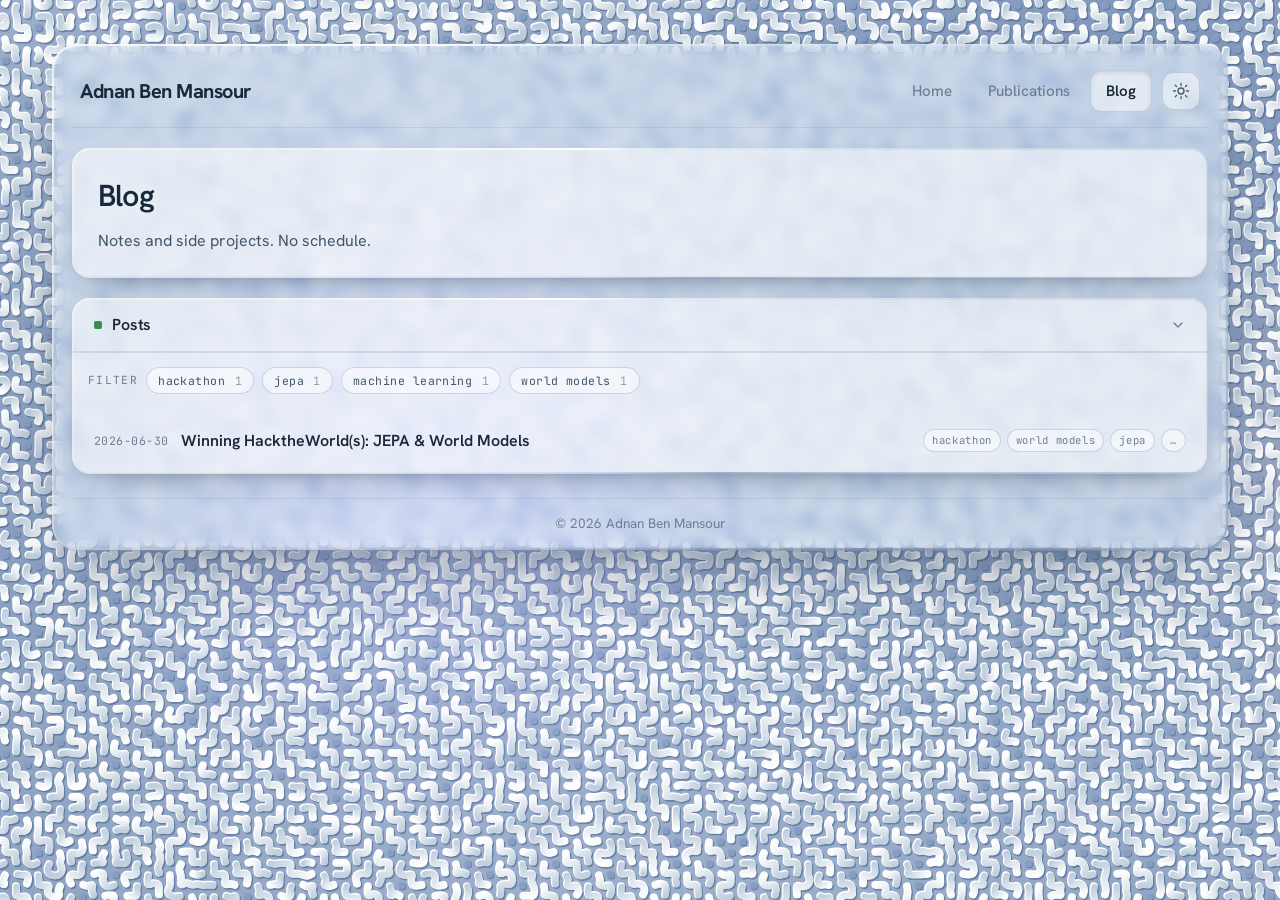
<file: blog.html>
<!doctype html>
<html lang="en">
<head>
  <meta charset="utf-8" />
  <meta name="viewport" content="width=device-width, initial-scale=1" />
  <title>Blog - Adnan Ben Mansour</title>
  <link rel="preconnect" href="https://fonts.googleapis.com" />
  <link rel="preconnect" href="https://fonts.gstatic.com" crossorigin />
  <link href="https://fonts.googleapis.com/css2?family=Hanken+Grotesk:wght@400;500;600;700&family=JetBrains+Mono:wght@400;500&display=swap" rel="stylesheet" />
  <link rel="icon" type="image/png" href="favicon.png" />
  <link rel="stylesheet" href="styles.css?v=4a01e9f5" />
  <script>
    (function(){try{var t=localStorage.getItem('theme')||'light';document.documentElement.setAttribute('data-theme',t);}catch(e){document.documentElement.setAttribute('data-theme','light');}})();
  </script>
  <script src="serpentine-bg.js?v=650c353c"></script>
</head>
<body>
  <serpentine-bg></serpentine-bg>

  <div id="wrap">
    <main class="sheet lg-rim lg-rim-lg">

      <header class="topbar">
        <a class="brand" href="index.html">Adnan Ben Mansour</a>
        <nav class="nav" aria-label="Primary">
          <a href="index.html">Home</a>
          <a href="publications.html">Publications</a>
          <a href="blog.html" class="is-current" aria-current="page">Blog</a>
          <button class="theme-toggle" type="button" aria-label="Toggle theme">
            <svg class="icon-sun" width="18" height="18" viewBox="0 0 24 24" fill="none" stroke="currentColor" stroke-width="1.7" stroke-linecap="round" aria-hidden="true"><circle cx="12" cy="12" r="4"/><path d="M12 2v2.5M12 19.5V22M4.2 4.2l1.8 1.8M18 18l1.8 1.8M2 12h2.5M19.5 12H22M4.2 19.8l1.8-1.8M18 6l1.8-1.8"/></svg>
            <svg class="icon-moon" width="18" height="18" viewBox="0 0 24 24" fill="none" stroke="currentColor" stroke-width="1.7" stroke-linecap="round" stroke-linejoin="round" aria-hidden="true"><path d="M20 14.5A8 8 0 1 1 9.5 4a6.5 6.5 0 0 0 10.5 10.5Z"/></svg>
          </button>
        </nav>
      </header>

      
    <section class="card lg-rim intro">
      <h1>Blog</h1>
      <p>Notes and side projects. No schedule.</p>
    </section>

    <section class="card lg-rim card--clip is-open" data-collapse>
      <button class="card__head" type="button" aria-expanded="true">
        <span class="dot dot--post"></span>
        <span>Posts</span>
        <span class="card__chev"><svg width="16" height="16" viewBox="0 0 24 24" fill="none" stroke="currentColor" stroke-width="2" stroke-linecap="round" stroke-linejoin="round" aria-hidden="true"><path d="M6 9l6 6 6-6"/></svg></span>
      </button>
      <div class="card__body">
        <div class="filters" id="tag-filters" aria-label="Filter posts by tag">
          <span class="filters-label">Filter</span>
        </div>
        <ul class="posts" id="posts">
          <li data-tags="hackathon,world models,jepa,machine learning">
            <span class="date">2026-06-30</span>
            <a class="post-title" href="posts/2026-06-30-hacktheworlds-jepa-world-models.html">Winning HacktheWorld(s): JEPA & World Models</a>
            <span class="post-tags"><span class="post-tag" data-tag="hackathon">hackathon</span><span class="post-tag" data-tag="world models">world models</span><span class="post-tag" data-tag="jepa">jepa</span><span class="post-tag" data-tag="machine learning">machine learning</span></span>
          </li>
        </ul>
        <p id="empty-msg" style="display:none;padding:24px;text-align:center;color:var(--ink-mute);font-size:0.92rem;">No posts match the selected tags.</p>
      </div>
    </section>


      <footer class="foot">
        <span>&copy; 2026 Adnan Ben Mansour</span>
      </footer>

    </main>
  </div>
  <script src="nav.js?v=87e33d95"></script>
  <script src="collapse.js?v=8786c41b"></script>
  <script src="filters.js?v=eabeb428"></script>
</body>
</html>
</file>
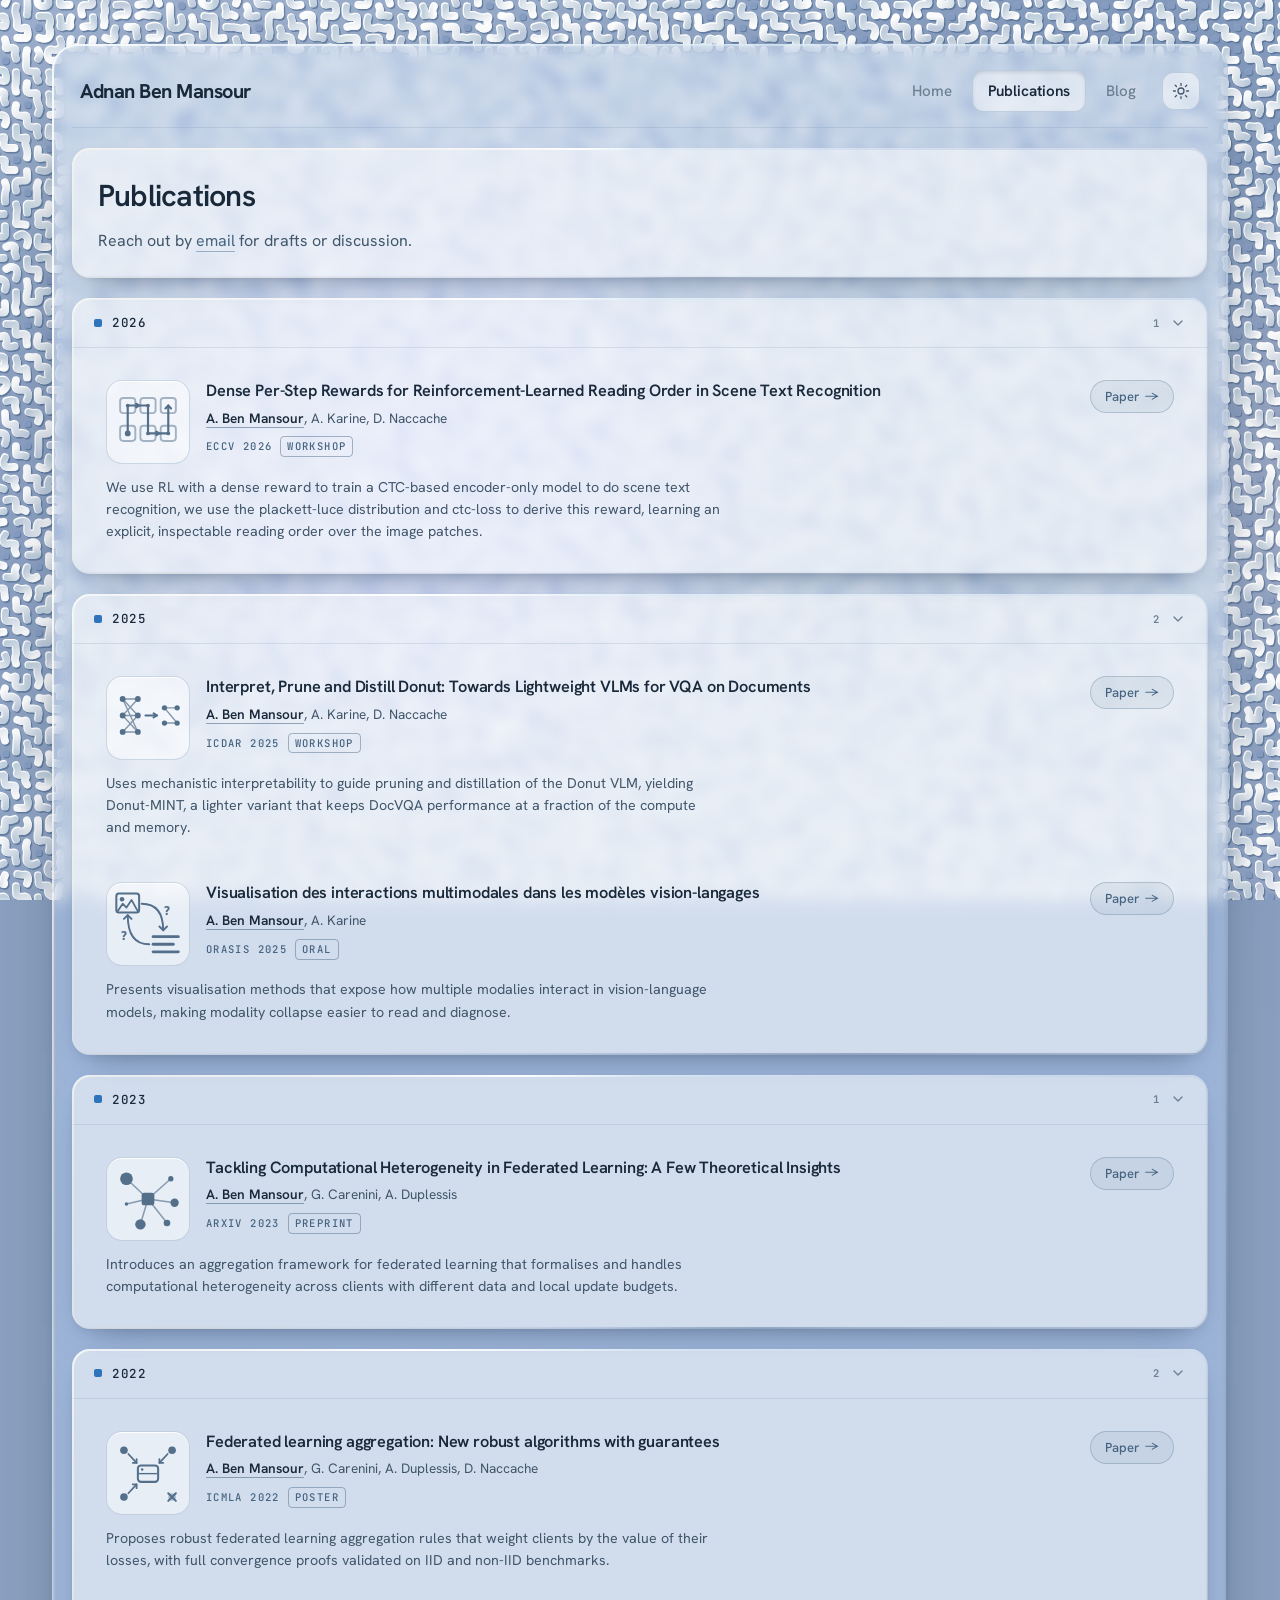
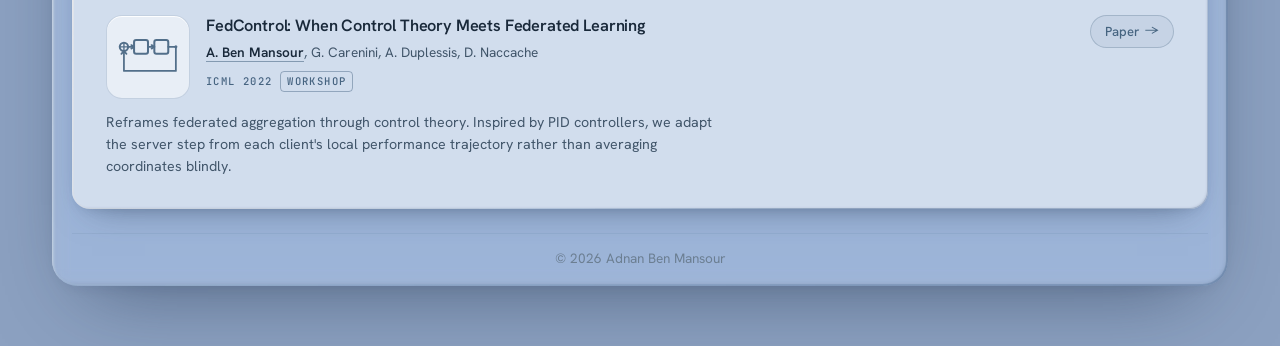
<file: publications.html>
<!doctype html>
<html lang="en">
<head>
  <meta charset="utf-8" />
  <meta name="viewport" content="width=device-width, initial-scale=1" />
  <title>Publications - Adnan Ben Mansour</title>
  <link rel="preconnect" href="https://fonts.googleapis.com" />
  <link rel="preconnect" href="https://fonts.gstatic.com" crossorigin />
  <link href="https://fonts.googleapis.com/css2?family=Hanken+Grotesk:wght@400;500;600;700&family=JetBrains+Mono:wght@400;500&display=swap" rel="stylesheet" />
  <link rel="icon" type="image/png" href="favicon.png" />
  <link rel="stylesheet" href="styles.css?v=4a01e9f5" />
  <script>
    (function(){try{var t=localStorage.getItem('theme')||'light';document.documentElement.setAttribute('data-theme',t);}catch(e){document.documentElement.setAttribute('data-theme','light');}})();
  </script>
  <script src="serpentine-bg.js?v=650c353c"></script>
</head>
<body>
  <serpentine-bg></serpentine-bg>

  <div id="wrap">
    <main class="sheet lg-rim lg-rim-lg">

      <header class="topbar">
        <a class="brand" href="index.html">Adnan Ben Mansour</a>
        <nav class="nav" aria-label="Primary">
          <a href="index.html">Home</a>
          <a href="publications.html" class="is-current" aria-current="page">Publications</a>
          <a href="blog.html">Blog</a>
          <button class="theme-toggle" type="button" aria-label="Toggle theme">
            <svg class="icon-sun" width="18" height="18" viewBox="0 0 24 24" fill="none" stroke="currentColor" stroke-width="1.7" stroke-linecap="round" aria-hidden="true"><circle cx="12" cy="12" r="4"/><path d="M12 2v2.5M12 19.5V22M4.2 4.2l1.8 1.8M18 18l1.8 1.8M2 12h2.5M19.5 12H22M4.2 19.8l1.8-1.8M18 6l1.8-1.8"/></svg>
            <svg class="icon-moon" width="18" height="18" viewBox="0 0 24 24" fill="none" stroke="currentColor" stroke-width="1.7" stroke-linecap="round" stroke-linejoin="round" aria-hidden="true"><path d="M20 14.5A8 8 0 1 1 9.5 4a6.5 6.5 0 0 0 10.5 10.5Z"/></svg>
          </button>
        </nav>
      </header>

      
    <section class="card lg-rim intro">
      <h1>Publications</h1>
      <p>Reach out by <a href="mailto:adnan.ben-mansour@ens.fr">email</a> for drafts or discussion.</p>
    </section>
    <section class="card lg-rim card--clip pubyear is-open" data-collapse>
      <button class="card__head" type="button" aria-expanded="true">
        <span class="year-label"><span class="dot dot--pub"></span>2026</span>
        <span class="year-meta">
          <span class="year-count">1</span>
          <span class="card__chev"><svg width="16" height="16" viewBox="0 0 24 24" fill="none" stroke="currentColor" stroke-width="2" stroke-linecap="round" stroke-linejoin="round" aria-hidden="true"><path d="M6 9l6 6 6-6"/></svg></span>
        </span>
      </button>
      <div class="card__body">
        <div class="yeargrid">
          <div class="pubrow">
            <div class="pubrow__top">
              <div class="pub-thumb" data-sig="reading-order" aria-hidden="true"></div>
              <div class="pub-main">
                <a class="pub-title" href="https://sites.google.com/view/melex-2026/home" target="_blank" rel="noopener">Dense Per-Step Rewards for Reinforcement-Learned Reading Order in Scene Text Recognition</a>
                <p class="pub-authors"><span class="me">A. Ben Mansour</span>, A. Karine, D. Naccache</p>
                <p class="pub-venue">ECCV 2026 <span class="pub-flag">Workshop</span></p>
              </div>
              <div class="pub-actions">
                <a class="pub-btn" href="https://sites.google.com/view/melex-2026/home" target="_blank" rel="noopener">Paper <span class="arrow">&rarr;</span></a>
              </div>
            </div>
            <p class="pub-desc">We use RL with a dense reward to train a CTC-based encoder-only model to do scene text recognition, we use the plackett-luce distribution and ctc-loss to derive this reward, learning an explicit, inspectable reading order over the image patches.</p>
          </div>
        </div>
      </div>
    </section>
    <section class="card lg-rim card--clip pubyear is-open" data-collapse>
      <button class="card__head" type="button" aria-expanded="true">
        <span class="year-label"><span class="dot dot--pub"></span>2025</span>
        <span class="year-meta">
          <span class="year-count">2</span>
          <span class="card__chev"><svg width="16" height="16" viewBox="0 0 24 24" fill="none" stroke="currentColor" stroke-width="2" stroke-linecap="round" stroke-linejoin="round" aria-hidden="true"><path d="M6 9l6 6 6-6"/></svg></span>
        </span>
      </button>
      <div class="card__body">
        <div class="yeargrid">
          <div class="pubrow">
            <div class="pubrow__top">
              <div class="pub-thumb" data-sig="distill" aria-hidden="true"></div>
              <div class="pub-main">
                <a class="pub-title" href="https://arxiv.org/abs/2509.26235" target="_blank" rel="noopener">Interpret, Prune and Distill Donut: Towards Lightweight VLMs for VQA on Documents</a>
                <p class="pub-authors"><span class="me">A. Ben Mansour</span>, A. Karine, D. Naccache</p>
                <p class="pub-venue">ICDAR 2025 <span class="pub-flag">Workshop</span></p>
              </div>
              <div class="pub-actions">
                <a class="pub-btn" href="https://arxiv.org/abs/2509.26235" target="_blank" rel="noopener">Paper <span class="arrow">&rarr;</span></a>
              </div>
            </div>
            <p class="pub-desc">Uses mechanistic interpretability to guide pruning and distillation of the Donut VLM, yielding Donut-MINT, a lighter variant that keeps DocVQA performance at a fraction of the compute and memory.</p>
          </div>
          <div class="pubrow">
            <div class="pubrow__top">
              <div class="pub-thumb" data-sig="multimodal" aria-hidden="true"></div>
              <div class="pub-main">
                <a class="pub-title" href="https://hal.science/hal-05142188v1" target="_blank" rel="noopener">Visualisation des interactions multimodales dans les modèles vision-langages</a>
                <p class="pub-authors"><span class="me">A. Ben Mansour</span>, A. Karine</p>
                <p class="pub-venue">ORASIS 2025 <span class="pub-flag">Oral</span></p>
              </div>
              <div class="pub-actions">
                <a class="pub-btn" href="https://hal.science/hal-05142188v1" target="_blank" rel="noopener">Paper <span class="arrow">&rarr;</span></a>
              </div>
            </div>
            <p class="pub-desc">Presents visualisation methods that expose how multiple modalies interact in vision-language models, making modality collapse easier to read and diagnose.</p>
          </div>
        </div>
      </div>
    </section>
    <section class="card lg-rim card--clip pubyear is-open" data-collapse>
      <button class="card__head" type="button" aria-expanded="true">
        <span class="year-label"><span class="dot dot--pub"></span>2023</span>
        <span class="year-meta">
          <span class="year-count">1</span>
          <span class="card__chev"><svg width="16" height="16" viewBox="0 0 24 24" fill="none" stroke="currentColor" stroke-width="2" stroke-linecap="round" stroke-linejoin="round" aria-hidden="true"><path d="M6 9l6 6 6-6"/></svg></span>
        </span>
      </button>
      <div class="card__body">
        <div class="yeargrid">
          <div class="pubrow">
            <div class="pubrow__top">
              <div class="pub-thumb" data-sig="heterogeneity" aria-hidden="true"></div>
              <div class="pub-main">
                <a class="pub-title" href="https://arxiv.org/abs/2307.06283" target="_blank" rel="noopener">Tackling Computational Heterogeneity in Federated Learning: A Few Theoretical Insights</a>
                <p class="pub-authors"><span class="me">A. Ben Mansour</span>, G. Carenini, A. Duplessis</p>
                <p class="pub-venue">ARXIV 2023 <span class="pub-flag">Preprint</span></p>
              </div>
              <div class="pub-actions">
                <a class="pub-btn" href="https://arxiv.org/abs/2307.06283" target="_blank" rel="noopener">Paper <span class="arrow">&rarr;</span></a>
              </div>
            </div>
            <p class="pub-desc">Introduces an aggregation framework for federated learning that formalises and handles computational heterogeneity across clients with different data and local update budgets.</p>
          </div>
        </div>
      </div>
    </section>
    <section class="card lg-rim card--clip pubyear is-open" data-collapse>
      <button class="card__head" type="button" aria-expanded="true">
        <span class="year-label"><span class="dot dot--pub"></span>2022</span>
        <span class="year-meta">
          <span class="year-count">2</span>
          <span class="card__chev"><svg width="16" height="16" viewBox="0 0 24 24" fill="none" stroke="currentColor" stroke-width="2" stroke-linecap="round" stroke-linejoin="round" aria-hidden="true"><path d="M6 9l6 6 6-6"/></svg></span>
        </span>
      </button>
      <div class="card__body">
        <div class="yeargrid">
          <div class="pubrow">
            <div class="pubrow__top">
              <div class="pub-thumb" data-sig="fl-aggregation" aria-hidden="true"></div>
              <div class="pub-main">
                <a class="pub-title" href="https://arxiv.org/abs/2205.10864" target="_blank" rel="noopener">Federated learning aggregation: New robust algorithms with guarantees</a>
                <p class="pub-authors"><span class="me">A. Ben Mansour</span>, G. Carenini, A. Duplessis, D. Naccache</p>
                <p class="pub-venue">ICMLA 2022 <span class="pub-flag">Poster</span></p>
              </div>
              <div class="pub-actions">
                <a class="pub-btn" href="https://arxiv.org/abs/2205.10864" target="_blank" rel="noopener">Paper <span class="arrow">&rarr;</span></a>
              </div>
            </div>
            <p class="pub-desc">Proposes robust federated learning aggregation rules that weight clients by the value of their losses, with full convergence proofs validated on IID and non-IID benchmarks.</p>
          </div>
          <div class="pubrow">
            <div class="pubrow__top">
              <div class="pub-thumb" data-sig="fedcontrol" aria-hidden="true"></div>
              <div class="pub-main">
                <a class="pub-title" href="https://arxiv.org/abs/2205.14236" target="_blank" rel="noopener">FedControl: When Control Theory Meets Federated Learning</a>
                <p class="pub-authors"><span class="me">A. Ben Mansour</span>, G. Carenini, A. Duplessis, D. Naccache</p>
                <p class="pub-venue">ICML 2022 <span class="pub-flag">Workshop</span></p>
              </div>
              <div class="pub-actions">
                <a class="pub-btn" href="https://arxiv.org/abs/2205.14236" target="_blank" rel="noopener">Paper <span class="arrow">&rarr;</span></a>
              </div>
            </div>
            <p class="pub-desc">Reframes federated aggregation through control theory. Inspired by PID controllers, we adapt the server step from each client's local performance trajectory rather than averaging coordinates blindly.</p>
          </div>
        </div>
      </div>
    </section>


      <footer class="foot">
        <span>&copy; 2026 Adnan Ben Mansour</span>
      </footer>

    </main>
  </div>
  <script src="nav.js?v=87e33d95"></script>
  <script src="collapse.js?v=8786c41b"></script>
  <script src="pub-sigs.js?v=12ce4f80"></script>
</body>
</html>
</file>
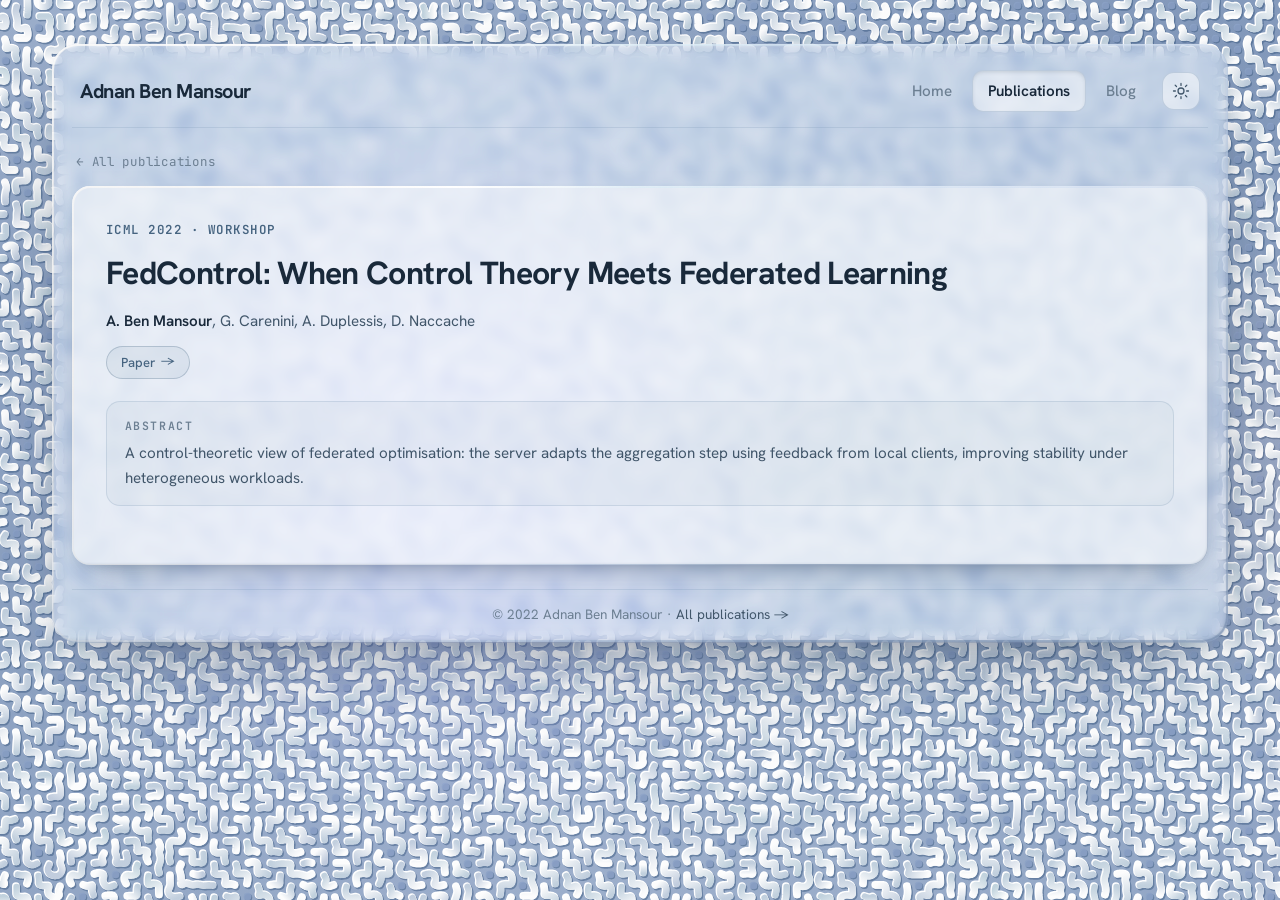
<file: papers/fedcontrol.html>
<!doctype html>
<html lang="en">
<head>
  <meta charset="utf-8" />
  <meta name="viewport" content="width=device-width, initial-scale=1" />
  <title>FedControl: When Control Theory Meets Federated Learning - Adnan Ben Mansour</title>
  <meta name="description" content="Reframes federated aggregation through control theory. Inspired by PID controllers, we adapt the server step from each client's local performance trajectory rather than averaging coordinates blindly." />
  <link rel="preconnect" href="https://fonts.googleapis.com" />
  <link rel="preconnect" href="https://fonts.gstatic.com" crossorigin />
  <link href="https://fonts.googleapis.com/css2?family=Hanken+Grotesk:wght@400;500;600;700&family=JetBrains+Mono:wght@400;500&display=swap" rel="stylesheet" />
  <link rel="icon" type="image/png" href="../favicon.png" />
  <link rel="stylesheet" href="../styles.css?v=4a01e9f5" />
  <script>
    (function(){try{var t=localStorage.getItem('theme')||'light';document.documentElement.setAttribute('data-theme',t);}catch(e){document.documentElement.setAttribute('data-theme','light');}})();
  </script>
  <script src="../serpentine-bg.js?v=650c353c"></script>
</head>
<body>
  <serpentine-bg></serpentine-bg>

  <div id="wrap">
    <main class="sheet lg-rim lg-rim-lg">

      <header class="topbar">
        <a class="brand" href="../index.html">Adnan Ben Mansour</a>
        <nav class="nav" aria-label="Primary">
          <a href="../index.html">Home</a>
          <a href="../publications.html" class="is-current" aria-current="page">Publications</a>
          <a href="../blog.html">Blog</a>
          <button class="theme-toggle" type="button" aria-label="Toggle theme">
            <svg class="icon-sun" width="18" height="18" viewBox="0 0 24 24" fill="none" stroke="currentColor" stroke-width="1.7" stroke-linecap="round" aria-hidden="true"><circle cx="12" cy="12" r="4"/><path d="M12 2v2.5M12 19.5V22M4.2 4.2l1.8 1.8M18 18l1.8 1.8M2 12h2.5M19.5 12H22M4.2 19.8l1.8-1.8M18 6l1.8-1.8"/></svg>
            <svg class="icon-moon" width="18" height="18" viewBox="0 0 24 24" fill="none" stroke="currentColor" stroke-width="1.7" stroke-linecap="round" stroke-linejoin="round" aria-hidden="true"><path d="M20 14.5A8 8 0 1 1 9.5 4a6.5 6.5 0 0 0 10.5 10.5Z"/></svg>
          </button>
        </nav>
      </header>

      
    <a class="back-link" href="../publications.html">All publications</a>

    <article class="card lg-rim article-card">
      <header class="paper-header">
        <p class="paper-venue">ICML 2022 · WORKSHOP</p>
        <h1>FedControl: When Control Theory Meets Federated Learning</h1>
        <p class="paper-authors"><span class="me">A. Ben Mansour</span>, G. Carenini, A. Duplessis, D. Naccache</p>
        <div class="paper-actions">
          <a class="paper-btn" href="https://arxiv.org/abs/2205.14236" target="_blank" rel="noopener">Paper <span class="arrow">&rarr;</span></a>
        </div>
      </header>
      <section class="paper-abstract">
        <p class="abstract-label">Abstract</p>
        <p>A control-theoretic view of federated optimisation: the server adapts the aggregation step using feedback from local clients, improving stability under heterogeneous workloads.
</p>
      </section>

      <div class="article-body">

      </div>
    </article>


      <footer class="foot">
        <span>&copy; 2022 Adnan Ben Mansour</span>
      <span> &middot; <a href="../publications.html">All publications &rarr;</a></span>

      </footer>

    </main>
  </div>
  <script src="../nav.js?v=87e33d95"></script>
  <script src="../collapse.js?v=8786c41b"></script>
</body>
</html>
</file>
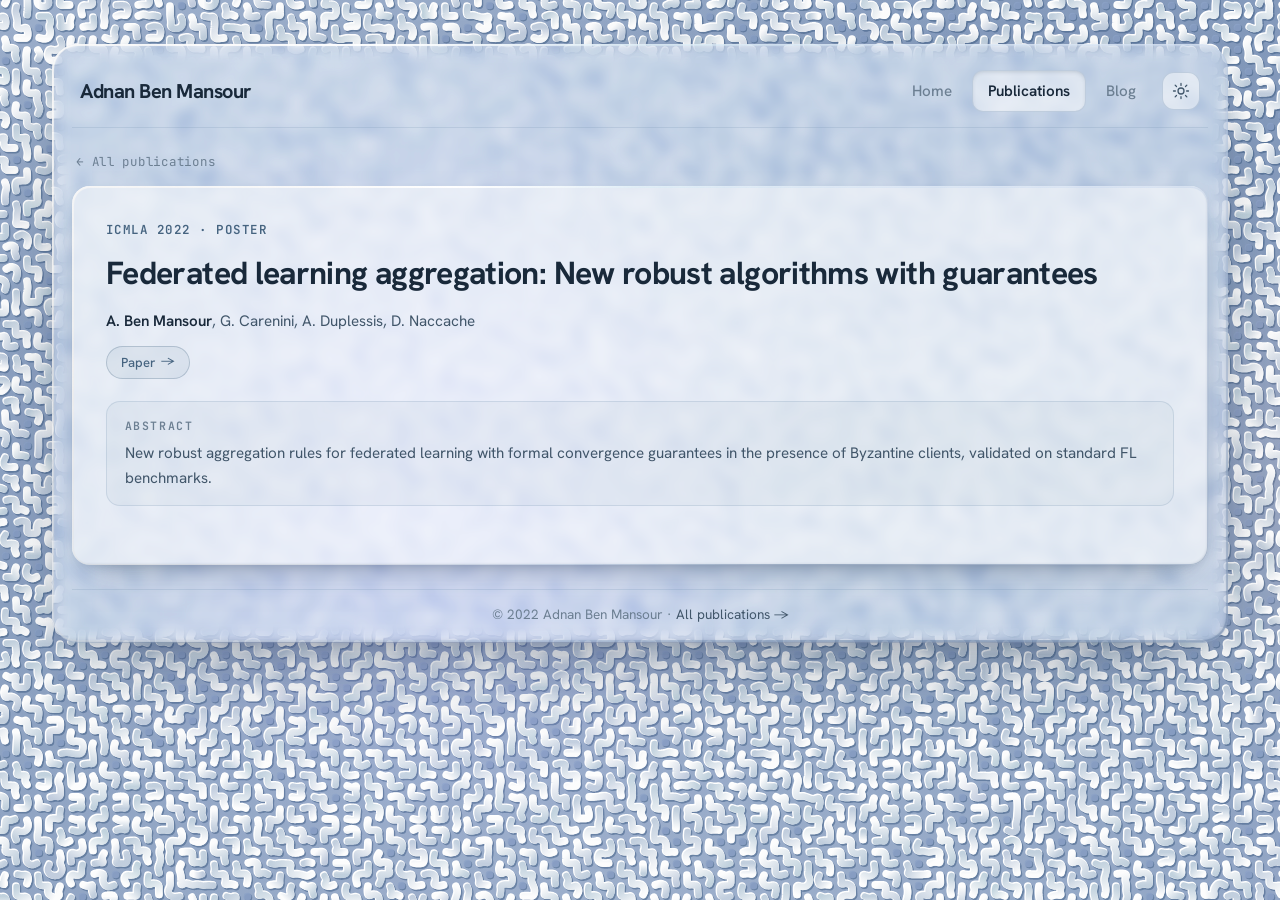
<file: papers/fl-aggregation.html>
<!doctype html>
<html lang="en">
<head>
  <meta charset="utf-8" />
  <meta name="viewport" content="width=device-width, initial-scale=1" />
  <title>Federated learning aggregation: New robust algorithms with guarantees - Adnan Ben Mansour</title>
  <meta name="description" content="Proposes robust federated learning aggregation rules that weight clients by the value of their losses, with full convergence proofs validated on IID and non-IID benchmarks." />
  <link rel="preconnect" href="https://fonts.googleapis.com" />
  <link rel="preconnect" href="https://fonts.gstatic.com" crossorigin />
  <link href="https://fonts.googleapis.com/css2?family=Hanken+Grotesk:wght@400;500;600;700&family=JetBrains+Mono:wght@400;500&display=swap" rel="stylesheet" />
  <link rel="icon" type="image/png" href="../favicon.png" />
  <link rel="stylesheet" href="../styles.css?v=4a01e9f5" />
  <script>
    (function(){try{var t=localStorage.getItem('theme')||'light';document.documentElement.setAttribute('data-theme',t);}catch(e){document.documentElement.setAttribute('data-theme','light');}})();
  </script>
  <script src="../serpentine-bg.js?v=650c353c"></script>
</head>
<body>
  <serpentine-bg></serpentine-bg>

  <div id="wrap">
    <main class="sheet lg-rim lg-rim-lg">

      <header class="topbar">
        <a class="brand" href="../index.html">Adnan Ben Mansour</a>
        <nav class="nav" aria-label="Primary">
          <a href="../index.html">Home</a>
          <a href="../publications.html" class="is-current" aria-current="page">Publications</a>
          <a href="../blog.html">Blog</a>
          <button class="theme-toggle" type="button" aria-label="Toggle theme">
            <svg class="icon-sun" width="18" height="18" viewBox="0 0 24 24" fill="none" stroke="currentColor" stroke-width="1.7" stroke-linecap="round" aria-hidden="true"><circle cx="12" cy="12" r="4"/><path d="M12 2v2.5M12 19.5V22M4.2 4.2l1.8 1.8M18 18l1.8 1.8M2 12h2.5M19.5 12H22M4.2 19.8l1.8-1.8M18 6l1.8-1.8"/></svg>
            <svg class="icon-moon" width="18" height="18" viewBox="0 0 24 24" fill="none" stroke="currentColor" stroke-width="1.7" stroke-linecap="round" stroke-linejoin="round" aria-hidden="true"><path d="M20 14.5A8 8 0 1 1 9.5 4a6.5 6.5 0 0 0 10.5 10.5Z"/></svg>
          </button>
        </nav>
      </header>

      
    <a class="back-link" href="../publications.html">All publications</a>

    <article class="card lg-rim article-card">
      <header class="paper-header">
        <p class="paper-venue">ICMLA 2022 · POSTER</p>
        <h1>Federated learning aggregation: New robust algorithms with guarantees</h1>
        <p class="paper-authors"><span class="me">A. Ben Mansour</span>, G. Carenini, A. Duplessis, D. Naccache</p>
        <div class="paper-actions">
          <a class="paper-btn" href="https://arxiv.org/abs/2205.10864" target="_blank" rel="noopener">Paper <span class="arrow">&rarr;</span></a>
        </div>
      </header>
      <section class="paper-abstract">
        <p class="abstract-label">Abstract</p>
        <p>New robust aggregation rules for federated learning with formal convergence guarantees in the presence of Byzantine clients, validated on standard FL benchmarks.
</p>
      </section>

      <div class="article-body">

      </div>
    </article>


      <footer class="foot">
        <span>&copy; 2022 Adnan Ben Mansour</span>
      <span> &middot; <a href="../publications.html">All publications &rarr;</a></span>

      </footer>

    </main>
  </div>
  <script src="../nav.js?v=87e33d95"></script>
  <script src="../collapse.js?v=8786c41b"></script>
</body>
</html>
</file>
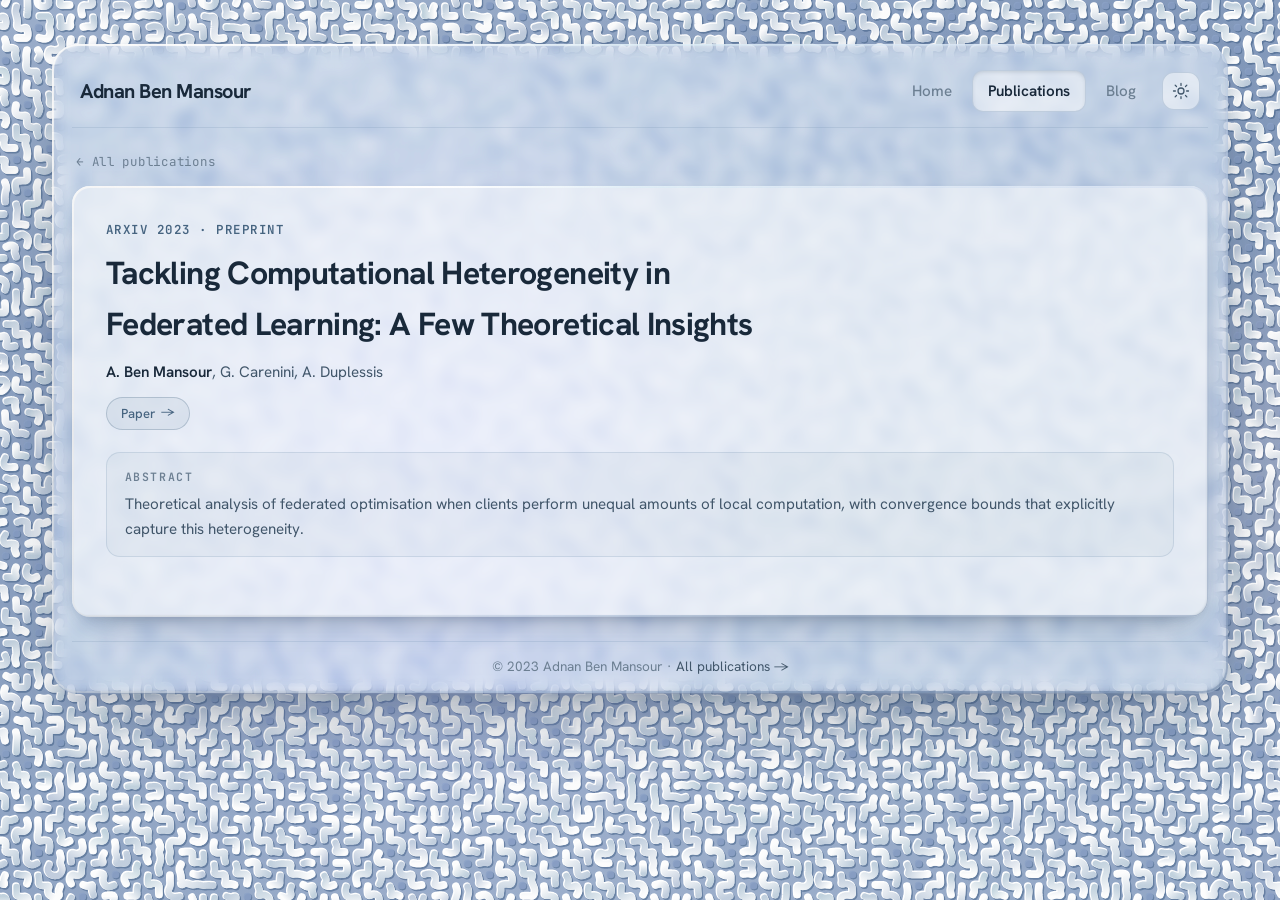
<file: papers/fl-heterogeneity.html>
<!doctype html>
<html lang="en">
<head>
  <meta charset="utf-8" />
  <meta name="viewport" content="width=device-width, initial-scale=1" />
  <title>Tackling Computational Heterogeneity in Federated Learning: A Few Theoretical Insights - Adnan Ben Mansour</title>
  <meta name="description" content="Introduces an aggregation framework for federated learning that formalises and handles computational heterogeneity across clients with different data and local update budgets." />
  <link rel="preconnect" href="https://fonts.googleapis.com" />
  <link rel="preconnect" href="https://fonts.gstatic.com" crossorigin />
  <link href="https://fonts.googleapis.com/css2?family=Hanken+Grotesk:wght@400;500;600;700&family=JetBrains+Mono:wght@400;500&display=swap" rel="stylesheet" />
  <link rel="icon" type="image/png" href="../favicon.png" />
  <link rel="stylesheet" href="../styles.css?v=4a01e9f5" />
  <script>
    (function(){try{var t=localStorage.getItem('theme')||'light';document.documentElement.setAttribute('data-theme',t);}catch(e){document.documentElement.setAttribute('data-theme','light');}})();
  </script>
  <script src="../serpentine-bg.js?v=650c353c"></script>
</head>
<body>
  <serpentine-bg></serpentine-bg>

  <div id="wrap">
    <main class="sheet lg-rim lg-rim-lg">

      <header class="topbar">
        <a class="brand" href="../index.html">Adnan Ben Mansour</a>
        <nav class="nav" aria-label="Primary">
          <a href="../index.html">Home</a>
          <a href="../publications.html" class="is-current" aria-current="page">Publications</a>
          <a href="../blog.html">Blog</a>
          <button class="theme-toggle" type="button" aria-label="Toggle theme">
            <svg class="icon-sun" width="18" height="18" viewBox="0 0 24 24" fill="none" stroke="currentColor" stroke-width="1.7" stroke-linecap="round" aria-hidden="true"><circle cx="12" cy="12" r="4"/><path d="M12 2v2.5M12 19.5V22M4.2 4.2l1.8 1.8M18 18l1.8 1.8M2 12h2.5M19.5 12H22M4.2 19.8l1.8-1.8M18 6l1.8-1.8"/></svg>
            <svg class="icon-moon" width="18" height="18" viewBox="0 0 24 24" fill="none" stroke="currentColor" stroke-width="1.7" stroke-linecap="round" stroke-linejoin="round" aria-hidden="true"><path d="M20 14.5A8 8 0 1 1 9.5 4a6.5 6.5 0 0 0 10.5 10.5Z"/></svg>
          </button>
        </nav>
      </header>

      
    <a class="back-link" href="../publications.html">All publications</a>

    <article class="card lg-rim article-card">
      <header class="paper-header">
        <p class="paper-venue">ARXIV 2023 · PREPRINT</p>
        <h1>Tackling Computational Heterogeneity in Federated Learning: A Few Theoretical Insights</h1>
        <p class="paper-authors"><span class="me">A. Ben Mansour</span>, G. Carenini, A. Duplessis</p>
        <div class="paper-actions">
          <a class="paper-btn" href="https://arxiv.org/abs/2307.06283" target="_blank" rel="noopener">Paper <span class="arrow">&rarr;</span></a>
        </div>
      </header>
      <section class="paper-abstract">
        <p class="abstract-label">Abstract</p>
        <p>Theoretical analysis of federated optimisation when clients perform unequal amounts of local computation, with convergence bounds that explicitly capture this heterogeneity.
</p>
      </section>

      <div class="article-body">

      </div>
    </article>


      <footer class="foot">
        <span>&copy; 2023 Adnan Ben Mansour</span>
      <span> &middot; <a href="../publications.html">All publications &rarr;</a></span>

      </footer>

    </main>
  </div>
  <script src="../nav.js?v=87e33d95"></script>
  <script src="../collapse.js?v=8786c41b"></script>
</body>
</html>
</file>
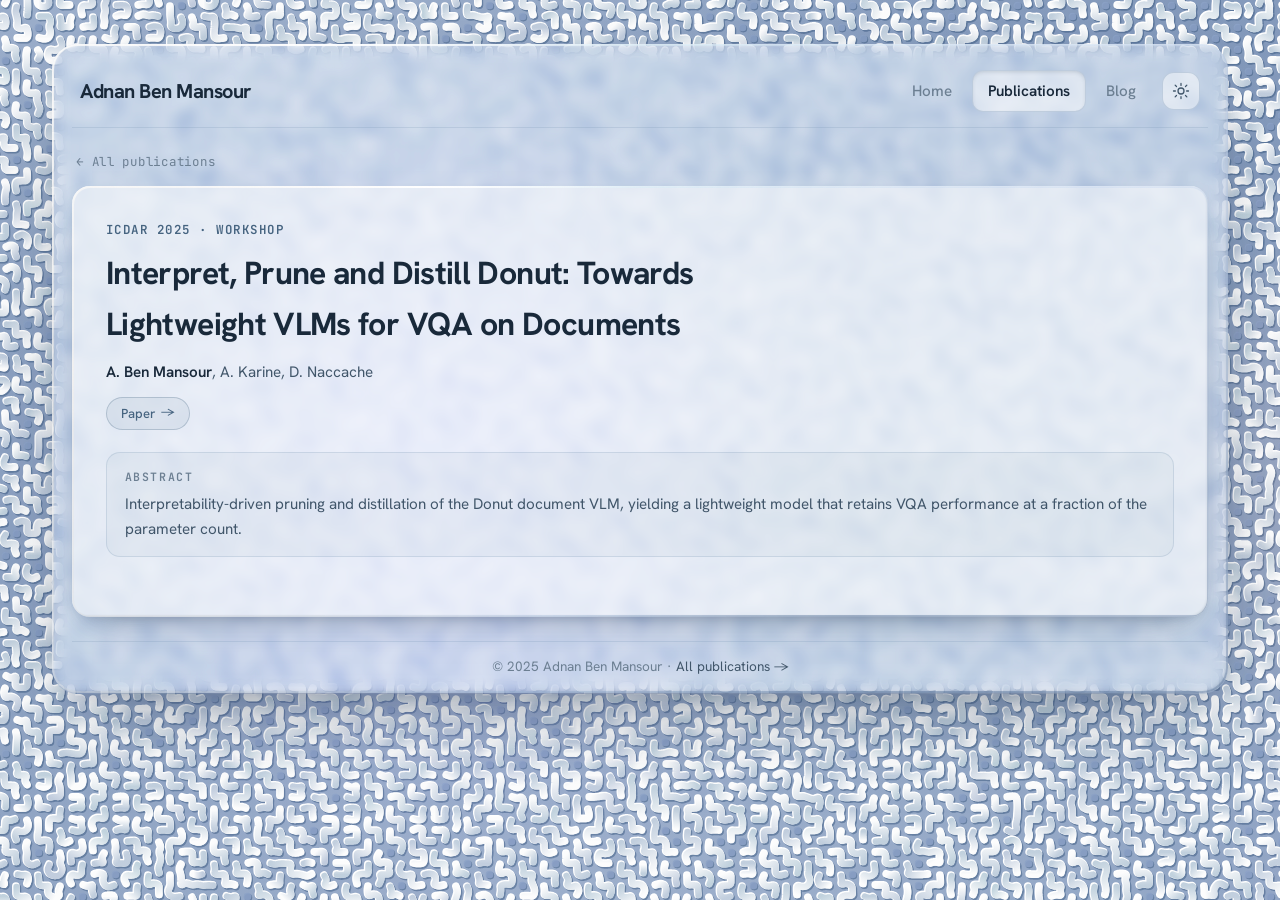
<file: papers/interpret-prune-distill-donut.html>
<!doctype html>
<html lang="en">
<head>
  <meta charset="utf-8" />
  <meta name="viewport" content="width=device-width, initial-scale=1" />
  <title>Interpret, Prune and Distill Donut: Towards Lightweight VLMs for VQA on Documents - Adnan Ben Mansour</title>
  <meta name="description" content="Uses mechanistic interpretability to guide pruning and distillation of the Donut VLM, yielding Donut-MINT, a lighter variant that keeps DocVQA performance at a fraction of the compute and memory." />
  <link rel="preconnect" href="https://fonts.googleapis.com" />
  <link rel="preconnect" href="https://fonts.gstatic.com" crossorigin />
  <link href="https://fonts.googleapis.com/css2?family=Hanken+Grotesk:wght@400;500;600;700&family=JetBrains+Mono:wght@400;500&display=swap" rel="stylesheet" />
  <link rel="icon" type="image/png" href="../favicon.png" />
  <link rel="stylesheet" href="../styles.css?v=4a01e9f5" />
  <script>
    (function(){try{var t=localStorage.getItem('theme')||'light';document.documentElement.setAttribute('data-theme',t);}catch(e){document.documentElement.setAttribute('data-theme','light');}})();
  </script>
  <script src="../serpentine-bg.js?v=650c353c"></script>
</head>
<body>
  <serpentine-bg></serpentine-bg>

  <div id="wrap">
    <main class="sheet lg-rim lg-rim-lg">

      <header class="topbar">
        <a class="brand" href="../index.html">Adnan Ben Mansour</a>
        <nav class="nav" aria-label="Primary">
          <a href="../index.html">Home</a>
          <a href="../publications.html" class="is-current" aria-current="page">Publications</a>
          <a href="../blog.html">Blog</a>
          <button class="theme-toggle" type="button" aria-label="Toggle theme">
            <svg class="icon-sun" width="18" height="18" viewBox="0 0 24 24" fill="none" stroke="currentColor" stroke-width="1.7" stroke-linecap="round" aria-hidden="true"><circle cx="12" cy="12" r="4"/><path d="M12 2v2.5M12 19.5V22M4.2 4.2l1.8 1.8M18 18l1.8 1.8M2 12h2.5M19.5 12H22M4.2 19.8l1.8-1.8M18 6l1.8-1.8"/></svg>
            <svg class="icon-moon" width="18" height="18" viewBox="0 0 24 24" fill="none" stroke="currentColor" stroke-width="1.7" stroke-linecap="round" stroke-linejoin="round" aria-hidden="true"><path d="M20 14.5A8 8 0 1 1 9.5 4a6.5 6.5 0 0 0 10.5 10.5Z"/></svg>
          </button>
        </nav>
      </header>

      
    <a class="back-link" href="../publications.html">All publications</a>

    <article class="card lg-rim article-card">
      <header class="paper-header">
        <p class="paper-venue">ICDAR 2025 · WORKSHOP</p>
        <h1>Interpret, Prune and Distill Donut: Towards Lightweight VLMs for VQA on Documents</h1>
        <p class="paper-authors"><span class="me">A. Ben Mansour</span>, A. Karine, D. Naccache</p>
        <div class="paper-actions">
          <a class="paper-btn" href="https://arxiv.org/abs/2509.26235" target="_blank" rel="noopener">Paper <span class="arrow">&rarr;</span></a>
        </div>
      </header>
      <section class="paper-abstract">
        <p class="abstract-label">Abstract</p>
        <p>Interpretability-driven pruning and distillation of the Donut document VLM, yielding a lightweight model that retains VQA performance at a fraction of the parameter count.
</p>
      </section>

      <div class="article-body">

      </div>
    </article>


      <footer class="foot">
        <span>&copy; 2025 Adnan Ben Mansour</span>
      <span> &middot; <a href="../publications.html">All publications &rarr;</a></span>

      </footer>

    </main>
  </div>
  <script src="../nav.js?v=87e33d95"></script>
  <script src="../collapse.js?v=8786c41b"></script>
</body>
</html>
</file>
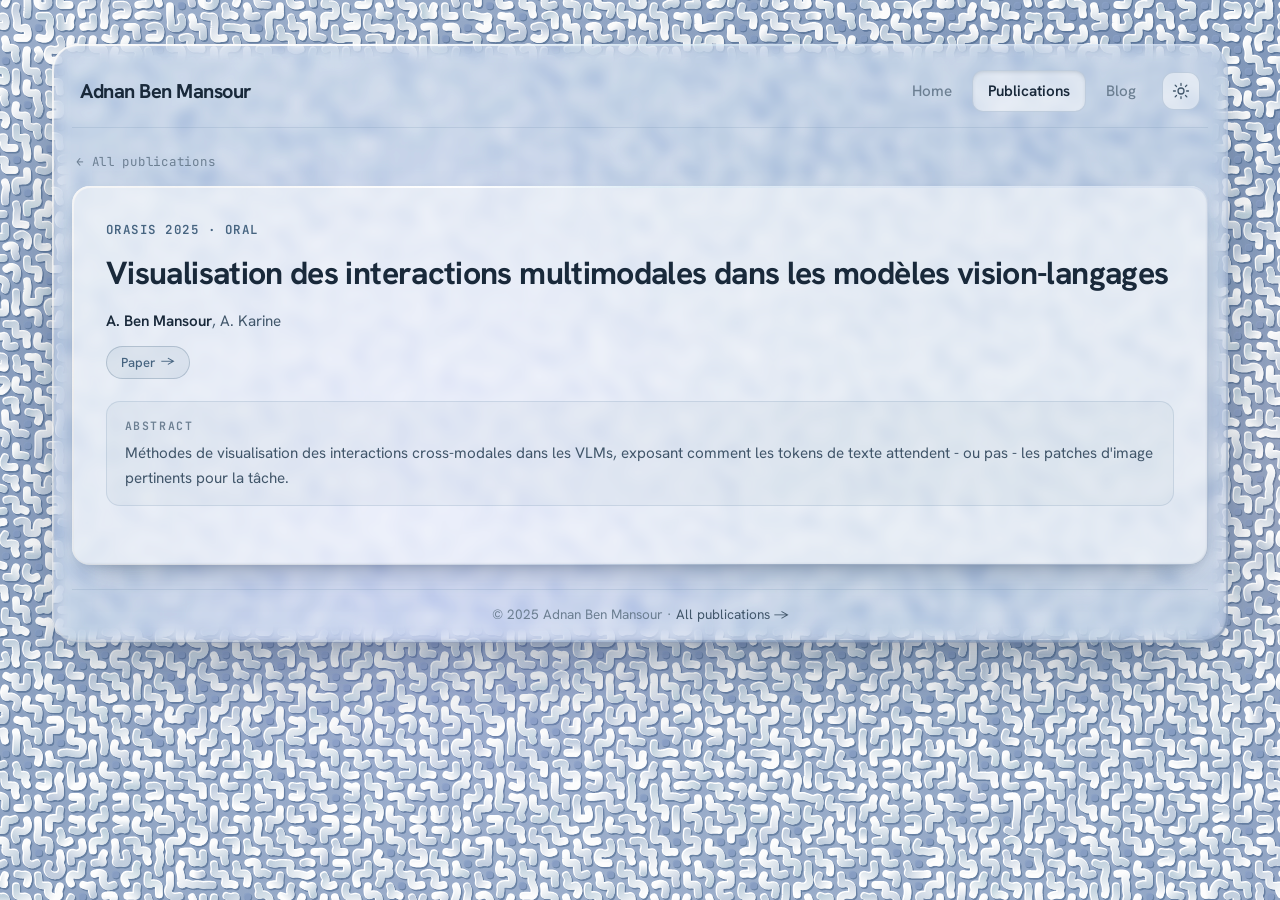
<file: papers/visualisation-interactions-multimodales.html>
<!doctype html>
<html lang="en">
<head>
  <meta charset="utf-8" />
  <meta name="viewport" content="width=device-width, initial-scale=1" />
  <title>Visualisation des interactions multimodales dans les modèles vision-langages - Adnan Ben Mansour</title>
  <meta name="description" content="Presents visualisation methods that expose how multiple modalies interact in vision-language models, making modality collapse easier to read and diagnose." />
  <link rel="preconnect" href="https://fonts.googleapis.com" />
  <link rel="preconnect" href="https://fonts.gstatic.com" crossorigin />
  <link href="https://fonts.googleapis.com/css2?family=Hanken+Grotesk:wght@400;500;600;700&family=JetBrains+Mono:wght@400;500&display=swap" rel="stylesheet" />
  <link rel="icon" type="image/png" href="../favicon.png" />
  <link rel="stylesheet" href="../styles.css?v=4a01e9f5" />
  <script>
    (function(){try{var t=localStorage.getItem('theme')||'light';document.documentElement.setAttribute('data-theme',t);}catch(e){document.documentElement.setAttribute('data-theme','light');}})();
  </script>
  <script src="../serpentine-bg.js?v=650c353c"></script>
</head>
<body>
  <serpentine-bg></serpentine-bg>

  <div id="wrap">
    <main class="sheet lg-rim lg-rim-lg">

      <header class="topbar">
        <a class="brand" href="../index.html">Adnan Ben Mansour</a>
        <nav class="nav" aria-label="Primary">
          <a href="../index.html">Home</a>
          <a href="../publications.html" class="is-current" aria-current="page">Publications</a>
          <a href="../blog.html">Blog</a>
          <button class="theme-toggle" type="button" aria-label="Toggle theme">
            <svg class="icon-sun" width="18" height="18" viewBox="0 0 24 24" fill="none" stroke="currentColor" stroke-width="1.7" stroke-linecap="round" aria-hidden="true"><circle cx="12" cy="12" r="4"/><path d="M12 2v2.5M12 19.5V22M4.2 4.2l1.8 1.8M18 18l1.8 1.8M2 12h2.5M19.5 12H22M4.2 19.8l1.8-1.8M18 6l1.8-1.8"/></svg>
            <svg class="icon-moon" width="18" height="18" viewBox="0 0 24 24" fill="none" stroke="currentColor" stroke-width="1.7" stroke-linecap="round" stroke-linejoin="round" aria-hidden="true"><path d="M20 14.5A8 8 0 1 1 9.5 4a6.5 6.5 0 0 0 10.5 10.5Z"/></svg>
          </button>
        </nav>
      </header>

      
    <a class="back-link" href="../publications.html">All publications</a>

    <article class="card lg-rim article-card">
      <header class="paper-header">
        <p class="paper-venue">ORASIS 2025 · ORAL</p>
        <h1>Visualisation des interactions multimodales dans les modèles vision-langages</h1>
        <p class="paper-authors"><span class="me">A. Ben Mansour</span>, A. Karine</p>
        <div class="paper-actions">
          <a class="paper-btn" href="https://hal.science/hal-05142188v1" target="_blank" rel="noopener">Paper <span class="arrow">&rarr;</span></a>
        </div>
      </header>
      <section class="paper-abstract">
        <p class="abstract-label">Abstract</p>
        <p>Méthodes de visualisation des interactions cross-modales dans les VLMs, exposant comment les tokens de texte attendent - ou pas - les patches d'image pertinents pour la tâche.
</p>
      </section>

      <div class="article-body">

      </div>
    </article>


      <footer class="foot">
        <span>&copy; 2025 Adnan Ben Mansour</span>
      <span> &middot; <a href="../publications.html">All publications &rarr;</a></span>

      </footer>

    </main>
  </div>
  <script src="../nav.js?v=87e33d95"></script>
  <script src="../collapse.js?v=8786c41b"></script>
</body>
</html>
</file>
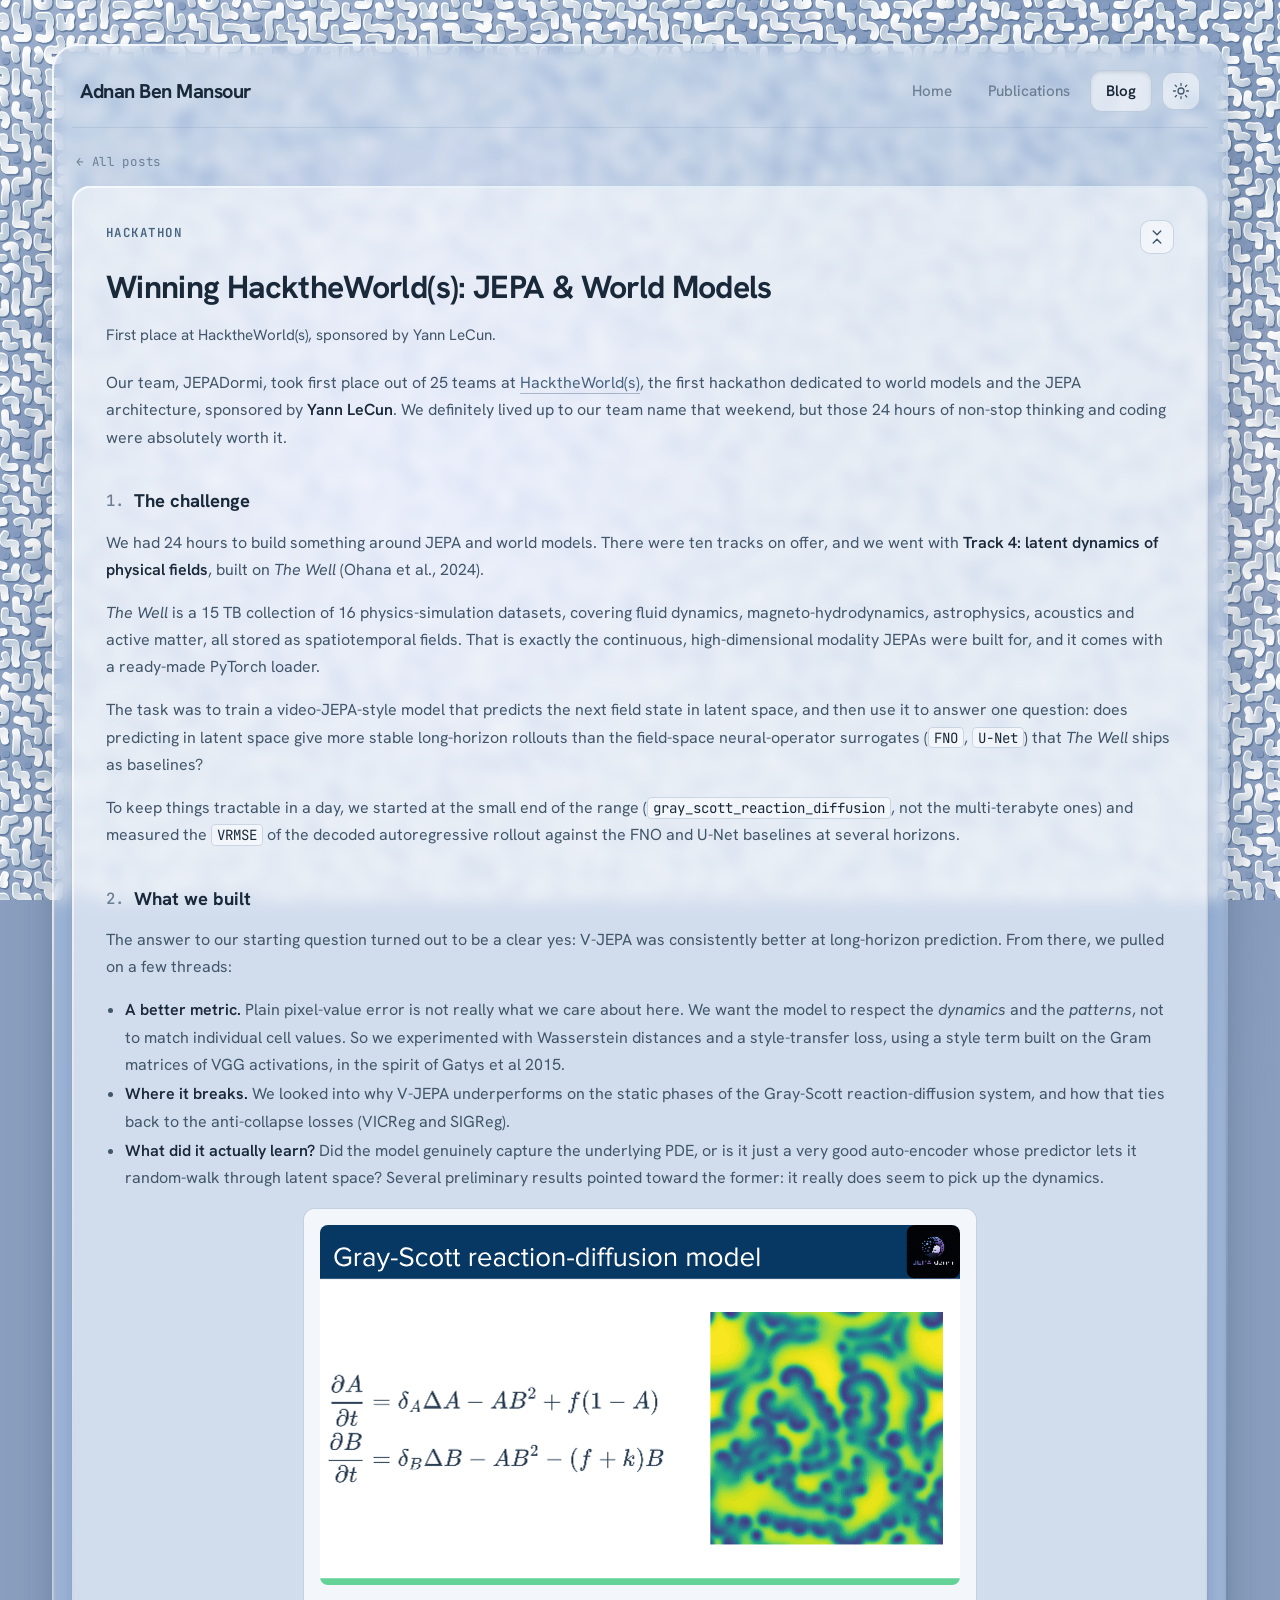
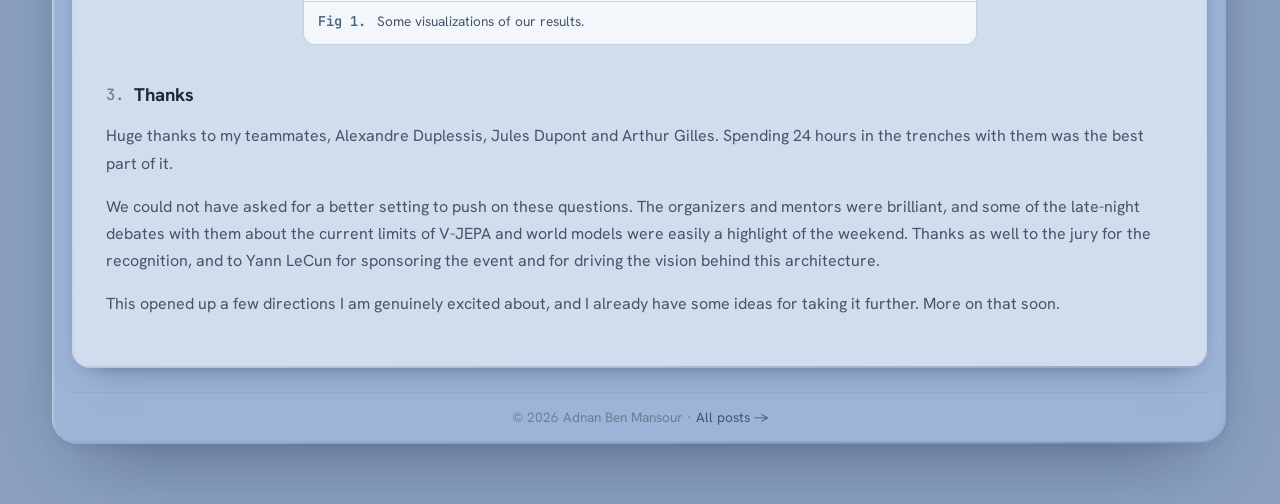
<file: posts/2026-06-30-hacktheworlds-jepa-world-models.html>
<!doctype html>
<html lang="en">
<head>
  <meta charset="utf-8" />
  <meta name="viewport" content="width=device-width, initial-scale=1" />
  <title>Winning HacktheWorld(s): JEPA & World Models - Adnan Ben Mansour</title>
  <meta name="description" content="How our team won the HacktheWorld(s) hackathon on JEPA / world models, sponsored by Yann LeCun." />
  <link rel="preconnect" href="https://fonts.googleapis.com" />
  <link rel="preconnect" href="https://fonts.gstatic.com" crossorigin />
  <link href="https://fonts.googleapis.com/css2?family=Hanken+Grotesk:wght@400;500;600;700&family=JetBrains+Mono:wght@400;500&display=swap" rel="stylesheet" />
  <link rel="icon" type="image/png" href="../favicon.png" />
  <link rel="stylesheet" href="../styles.css?v=4a01e9f5" />
  <script>
    (function(){try{var t=localStorage.getItem('theme')||'light';document.documentElement.setAttribute('data-theme',t);}catch(e){document.documentElement.setAttribute('data-theme','light');}})();
  </script>
  <script src="../serpentine-bg.js?v=650c353c"></script>
</head>
<body>
  <serpentine-bg></serpentine-bg>

  <div id="wrap">
    <main class="sheet lg-rim lg-rim-lg">

      <header class="topbar">
        <a class="brand" href="../index.html">Adnan Ben Mansour</a>
        <nav class="nav" aria-label="Primary">
          <a href="../index.html">Home</a>
          <a href="../publications.html">Publications</a>
          <a href="../blog.html" class="is-current" aria-current="page">Blog</a>
          <button class="theme-toggle" type="button" aria-label="Toggle theme">
            <svg class="icon-sun" width="18" height="18" viewBox="0 0 24 24" fill="none" stroke="currentColor" stroke-width="1.7" stroke-linecap="round" aria-hidden="true"><circle cx="12" cy="12" r="4"/><path d="M12 2v2.5M12 19.5V22M4.2 4.2l1.8 1.8M18 18l1.8 1.8M2 12h2.5M19.5 12H22M4.2 19.8l1.8-1.8M18 6l1.8-1.8"/></svg>
            <svg class="icon-moon" width="18" height="18" viewBox="0 0 24 24" fill="none" stroke="currentColor" stroke-width="1.7" stroke-linecap="round" stroke-linejoin="round" aria-hidden="true"><path d="M20 14.5A8 8 0 1 1 9.5 4a6.5 6.5 0 0 0 10.5 10.5Z"/></svg>
          </button>
        </nav>
      </header>

      
    <a class="back-link" href="../blog.html">All posts</a>

    <article class="card lg-rim article-card">
      <header class="paper-header">
        <div class="paper-header-top">
          <p class="paper-venue">Hackathon</p>
          <button class="outline-toggle" type="button" aria-label="Collapse all sections" title="Collapse all sections" aria-expanded="true">
            <svg class="ic-fold" width="18" height="18" viewBox="0 0 24 24" fill="none" stroke="currentColor" stroke-width="1.9" stroke-linecap="round" stroke-linejoin="round" aria-hidden="true"><path d="m7 20 5-5 5 5"/><path d="m7 4 5 5 5-5"/></svg>
            <svg class="ic-unfold" width="18" height="18" viewBox="0 0 24 24" fill="none" stroke="currentColor" stroke-width="1.9" stroke-linecap="round" stroke-linejoin="round" aria-hidden="true"><path d="m7 15 5 5 5-5"/><path d="m7 9 5-5 5 5"/></svg>
          </button>
        </div>
        <h1>Winning HacktheWorld(s): JEPA & World Models</h1>
        <p class="paper-authors">First place at HacktheWorld(s), sponsored by Yann LeCun.</p>
      </header>

      <div class="article-body">
<p>Our team, JEPADormi, took first place out of 25 teams at <a href="https://www.hacktheworlds.fr/">HacktheWorld(s)</a>, the first hackathon dedicated to world models and the JEPA architecture, sponsored by <strong>Yann LeCun</strong>. We definitely lived up to our team name that weekend, but those 24 hours of non-stop thinking and coding were absolutely worth it.</p>
<h2>The challenge</h2>
<p>We had 24 hours to build something around JEPA and world models. There were ten tracks on offer, and we went with <strong>Track 4: latent dynamics of physical fields</strong>, built on <em>The Well</em> (Ohana et al., 2024).</p>
<p><em>The Well</em> is a 15 TB collection of 16 physics-simulation datasets, covering fluid dynamics, magneto-hydrodynamics, astrophysics, acoustics and active matter, all stored as spatiotemporal fields. That is exactly the continuous, high-dimensional modality JEPAs were built for, and it comes with a ready-made PyTorch loader.</p>
<p>The task was to train a video-JEPA-style model that predicts the next field state in latent space, and then use it to answer one question: does predicting in latent space give more stable long-horizon rollouts than the field-space neural-operator surrogates (<code>FNO</code>, <code>U-Net</code>) that <em>The Well</em> ships as baselines?</p>
<p>To keep things tractable in a day, we started at the small end of the range (<code>gray_scott_reaction_diffusion</code>, not the multi-terabyte ones) and measured the <code>VRMSE</code> of the decoded autoregressive rollout against the FNO and U-Net baselines at several horizons.</p>
<h2>What we built</h2>
<p>The answer to our starting question turned out to be a clear yes: V-JEPA was consistently better at long-horizon prediction. From there, we pulled on a few threads:</p>
<ul>
<li><strong>A better metric.</strong> Plain pixel-value error is not really what we care about here. We want the model to respect the <em>dynamics</em> and the <em>patterns</em>, not to match individual cell values. So we experimented with Wasserstein distances and a style-transfer loss, using a style term built on the Gram matrices of VGG activations, in the spirit of Gatys et al 2015.</li>
<li><strong>Where it breaks.</strong> We looked into why V-JEPA underperforms on the static phases of the Gray-Scott reaction-diffusion system, and how that ties back to the anti-collapse losses (VICReg and SIGReg).</li>
<li><strong>What did it actually learn?</strong> Did the model genuinely capture the underlying PDE, or is it just a very good auto-encoder whose predictor lets it random-walk through latent space? Several preliminary results pointed toward the former: it really does seem to pick up the dynamics.</li>
</ul>
<figure class="figure">
  <div class="figure-frame">
<p><img src="../assets/jepav.gif" alt="Visualization of our results" /></p>
  </div>
  <figcaption class="figure-caption">
    <span class="fig-num"></span> Some visualizations of our results.
  </figcaption>
</figure>
<h2>Thanks</h2>
<p>Huge thanks to my teammates, Alexandre Duplessis, Jules Dupont and Arthur Gilles. Spending 24 hours in the trenches with them was the best part of it.</p>
<p>We could not have asked for a better setting to push on these questions. The organizers and mentors were brilliant, and some of the late-night debates with them about the current limits of V-JEPA and world models were easily a highlight of the weekend. Thanks as well to the jury for the recognition, and to Yann LeCun for sponsoring the event and for driving the vision behind this architecture.</p>
<p>This opened up a few directions I am genuinely excited about, and I already have some ideas for taking it further. More on that soon.</p>

      </div>
    </article>


      <footer class="foot">
        <span>&copy; 2026 Adnan Ben Mansour</span>
      <span> &middot; <a href="../blog.html">All posts &rarr;</a></span>

      </footer>

    </main>
  </div>
  <script src="../nav.js?v=87e33d95"></script>
  <script src="../collapse.js?v=8786c41b"></script>
</body>
</html>
</file>
<file: styles.css>
/* =====================================================================
   Adnan Ben Mansour — "liquid glass" design system.

   This stylesheet is a real, class-based port of the liquidglass/ mockups
   (originally emitted by Claude Design as inline styles + style-hover).
   Frosted glass panels float over an animated <serpentine-bg> field.

   Compiled pages come from src/ via build.py; this file is a versioned,
   cache-busted asset.
   ===================================================================== */

/* ---------- design tokens ---------- */
:root{
  --sans:"Hanken Grotesk",-apple-system,BlinkMacSystemFont,"Segoe UI",system-ui,sans-serif;
  --mono:"JetBrains Mono",ui-monospace,SFMono-Regular,Menlo,monospace;

  --ink:#19293a; --ink-soft:#41566a; --ink-mute:#6c7f92;
  --accent:#466480; --accent-hov:#33506a; --on-accent:#ffffff;

  --page-bg:rgba(255,255,255,0.20);
  --card-bg:rgba(255,255,255,0.54);
  --card-border:rgba(255,255,255,0.72);
  --inner-hi:rgba(255,255,255,0.9);

  --page-shadow:0 34px 80px -34px rgba(34,52,78,0.6),0 6px 22px -12px rgba(34,52,78,0.2);
  --card-shadow:0 16px 34px -20px rgba(34,52,78,0.55),0 4px 12px -6px rgba(34,52,78,0.22);

  --hairline:rgba(110,140,172,0.20);
  --chip-bg:rgba(255,255,255,0.5);
  --chip-border:rgba(110,140,172,0.30);
  --accent-soft:rgba(70,100,128,0.08);

  --c-connect:oklch(0.64 0.15 55);
  --c-pub:oklch(0.55 0.13 252);
  --c-post:oklch(0.58 0.13 150);

  --rim-hi:rgba(255,255,255,0.78);
  --rim-sh:rgba(40,62,92,0.30);
  --rim-grad:conic-gradient(from 315deg at 50% 50%, rgba(255,255,255,0.95) 0%, rgba(214,236,246,0.5) 13%, rgba(196,214,240,0.36) 31%, rgba(70,100,140,0.40) 50%, rgba(150,178,212,0.30) 69%, rgba(244,237,227,0.40) 87%, rgba(255,255,255,0.95) 100%);
  --blur:8px;

  /* derived surfaces used by article/code rendering */
  --rule:var(--chip-border);
  --sheet:var(--chip-bg);
  --tag-bg:var(--chip-bg);
  --tag-border:var(--chip-border);
}
html[data-theme="dark"]{
  --ink:#e8eff5; --ink-soft:#aebecc; --ink-mute:#8093a4;
  --accent:#b3c3d3; --accent-hov:#cdd9e3; --on-accent:#15222e;

  --page-bg:rgba(18,32,46,0.42);
  --card-bg:rgba(56,78,104,0.36);
  --card-border:rgba(184,208,236,0.16);
  --inner-hi:rgba(184,208,236,0.14);

  --page-shadow:0 36px 86px -34px rgba(0,0,0,0.78),0 6px 24px -12px rgba(0,0,0,0.5);
  --card-shadow:0 18px 38px -20px rgba(0,0,0,0.66),0 5px 14px -7px rgba(0,0,0,0.4);

  --hairline:rgba(184,208,236,0.13);
  --chip-bg:rgba(70,94,122,0.36);
  --chip-border:rgba(184,208,236,0.18);
  --accent-soft:rgba(179,195,211,0.12);

  --c-connect:oklch(0.80 0.13 60);
  --c-pub:oklch(0.74 0.13 252);
  --c-post:oklch(0.77 0.14 150);

  --rim-hi:rgba(202,226,252,0.20);
  --rim-sh:rgba(0,0,0,0.44);
  --rim-grad:conic-gradient(from 315deg at 50% 50%, rgba(214,232,252,0.5) 0%, rgba(150,182,216,0.22) 22%, rgba(0,0,0,0.42) 50%, rgba(150,182,216,0.18) 78%, rgba(214,232,252,0.5) 100%);
}

/* ---------- base ---------- */
*{box-sizing:border-box;}
html,body{margin:0;padding:0;}
body{
  min-height:100vh;
  color:var(--ink);
  font-family:var(--sans);
  line-height:1.6;
  -webkit-font-smoothing:antialiased;
  text-rendering:optimizeLegibility;
  /* fallback field, painted over by <serpentine-bg> when JS runs */
  background:
    radial-gradient(120% 90% at 12% -8%, #9fb1cd 0%, transparent 55%),
    radial-gradient(110% 90% at 96% 6%, #8399bb 0%, transparent 52%),
    #8ca1c1;
}
html[data-theme="dark"] body{
  background:
    radial-gradient(120% 90% at 12% -8%, #0a1018 0%, transparent 55%),
    radial-gradient(110% 90% at 96% 6%, #0c141d 0%, transparent 52%),
    #070c13;
}
a{color:inherit;text-decoration:none;}
button{font-family:inherit;}
img{max-width:100%;display:block;}
::selection{background:var(--accent-soft);}

/* ---------- liquid-glass rim ---------- */
.lg-rim{position:relative;}
.lg-rim::before{
  content:"";position:absolute;inset:0;border-radius:inherit;padding:1.5px;
  background:var(--rim-grad);
  -webkit-mask:linear-gradient(#000 0 0) content-box,linear-gradient(#000 0 0);
  -webkit-mask-composite:xor;mask-composite:exclude;
  pointer-events:none;z-index:3;
}
.lg-rim-lg::before{padding:2px;}

/* ---------- shell ---------- */
#wrap{
  position:relative;z-index:1;width:100%;max-width:1240px;margin:0 auto;
  padding:clamp(16px,3.4vw,44px) clamp(14px,3.4vw,32px) clamp(40px,5vw,60px);
}
.sheet{
  position:relative;
  background:var(--page-bg);
  backdrop-filter:blur(var(--blur)) saturate(140%);
  -webkit-backdrop-filter:blur(var(--blur)) saturate(140%);
  border:0;
  border-radius:clamp(18px,2vw,26px);
  box-shadow:inset 2.5px 2.5px 3px -2px var(--rim-hi),inset -2.5px -2.5px 4px -2px var(--rim-sh),var(--page-shadow);
  padding:clamp(14px,1.6vw,20px) clamp(14px,1.6vw,20px) 16px;
}

/* ---------- topbar ---------- */
.topbar{
  display:flex;align-items:center;justify-content:space-between;gap:20px;flex-wrap:wrap;
  padding:6px 8px 15px;border-bottom:1px solid var(--hairline);margin-bottom:20px;
}
.brand{font-weight:700;font-size:1.25rem;letter-spacing:-0.025em;color:var(--ink);}
.nav{display:flex;align-items:center;gap:4px;flex-wrap:wrap;}
.nav a{
  padding:8px 15px;border-radius:11px;border:1px solid transparent;
  color:var(--ink-mute);font-weight:500;font-size:0.95rem;
  transition:color .15s,background-color .15s,border-color .15s;
}
.nav a:hover{color:var(--ink);background:var(--chip-bg);}
.nav a.is-current{
  color:var(--ink);font-weight:600;background:var(--chip-bg);border-color:var(--chip-border);
  box-shadow:inset 0 2px 5px -2px color-mix(in oklab,var(--ink) 24%,transparent);
}
.theme-toggle{
  margin-left:6px;width:38px;height:38px;border-radius:12px;
  background:var(--chip-bg);border:1px solid var(--chip-border);color:var(--ink-soft);
  display:grid;place-items:center;cursor:pointer;
  transition:color .15s,border-color .15s;
}
.theme-toggle:hover{color:var(--accent);border-color:var(--accent);}
.theme-toggle svg{display:block;}
.theme-toggle .icon-moon{display:none;}
html[data-theme="dark"] .theme-toggle .icon-sun{display:none;}
html[data-theme="dark"] .theme-toggle .icon-moon{display:block;}

/* ---------- layout ---------- */
.grid{
  display:grid;grid-template-columns:minmax(286px,332px) minmax(0,1fr);
  gap:clamp(14px,1.6vw,20px);align-items:start;
}
.col{display:flex;flex-direction:column;gap:clamp(14px,1.6vw,20px);}

/* ---------- card ---------- */
.card{
  background:var(--card-bg);border:0;border-radius:18px;
  box-shadow:inset 2px 2px 2px -2px var(--rim-hi),inset -2px -2px 3px -2px var(--rim-sh),var(--card-shadow);
}
.card--pad{padding:24px 22px;}
.card--clip{overflow:hidden;}
.card--sep{margin-bottom:clamp(14px,1.6vw,20px);}

/* colored section dots */
.dot{width:8px;height:8px;border-radius:2px;flex:0 0 auto;display:inline-block;}
.dot--connect{background:var(--c-connect);}
.dot--pub{background:var(--c-pub);}
.dot--post{background:var(--c-post);}

/* collapsible card header */
.card__bar{display:flex;align-items:center;}
.card__head{
  width:100%;display:flex;align-items:center;gap:10px;
  padding:16px 22px;border:0;background:none;cursor:pointer;text-align:left;
  color:var(--ink);font-size:1rem;font-weight:600;letter-spacing:-0.01em;
}
.card__head:focus-visible{outline:2px solid var(--accent);outline-offset:-2px;border-radius:12px;}
.card__chev{margin-left:auto;display:grid;place-items:center;color:var(--ink-mute);transition:transform .2s ease;}
.card__chev svg{display:block;}
.card:not(.is-open) .card__chev{transform:rotate(-90deg);}
.card:not(.is-open) .card__body{display:none;}
.card__bar .card__head{flex:1 1 auto;width:auto;min-width:0;padding-right:8px;}
.card__bar .card__head .card__chev{margin-left:6px;}
.card__action{
  flex:0 0 auto;margin-right:16px;display:inline-flex;align-items:center;gap:7px;
  padding:7px 13px;border-radius:11px;background:var(--chip-bg);border:1px solid var(--chip-border);
  color:var(--ink-soft);font-size:0.82rem;font-weight:500;white-space:nowrap;
  transition:color .15s,border-color .15s;
}
.card__action:hover{color:var(--ink);border-color:var(--accent);}
.card__action svg{display:block;}
.card__body{border-top:1px solid var(--hairline);}

/* ---------- home: avatar / identity card ---------- */
.avatar-wrap{display:flex;flex-direction:column;align-items:center;}
.avatar{
  width:118px;height:118px;border-radius:50%;overflow:hidden;border:1px solid var(--card-border);
  box-shadow:0 0 0 6px var(--accent-soft),0 14px 30px -16px rgba(34,52,78,0.5);
}
.avatar img{width:100%;height:100%;object-fit:cover;}
.meta-list{list-style:none;padding:0;margin:18px 0 0;display:flex;flex-direction:column;gap:9px;}
.meta-list li{display:flex;align-items:center;gap:10px;font-size:0.92rem;color:var(--ink-soft);}
.meta-ico{color:var(--accent);display:inline-flex;flex:0 0 auto;}
.meta-ico svg{display:block;}
.meta-note{color:var(--ink-mute);font-weight:400;}
.affil{display:flex;flex-direction:column;align-items:flex-start;gap:8px;margin-top:18px;}
.affil a{
  display:inline-flex;align-items:center;gap:5px;padding:6px 13px;
  background:var(--chip-bg);border:1px solid var(--chip-border);border-radius:999px;
  color:var(--ink-soft);font-size:0.8rem;font-weight:500;white-space:nowrap;
  transition:color .18s,border-color .18s,background-color .18s,transform .18s;
}
.affil a:hover{color:var(--ink);border-color:var(--accent);background:var(--accent-soft);transform:translateY(-1px);}

/* ---------- home: contact card ---------- */
.card__label{
  display:flex;align-items:center;gap:9px;font-family:var(--mono);
  font-size:0.72rem;letter-spacing:0.16em;text-transform:uppercase;color:var(--ink);
  font-weight:500;margin-bottom:14px;
}
.iconbtns{display:flex;align-items:center;gap:8px;}
.iconbtn{
  flex:1;height:42px;display:grid;place-items:center;border-radius:11px;
  background:var(--chip-bg);border:1px solid var(--chip-border);color:var(--ink-soft);
  transition:color .15s,border-color .15s,background-color .15s;
}
.iconbtn:hover{color:var(--accent);border-color:var(--accent);background:var(--accent-soft);}
.iconbtn svg{display:block;width:18px;height:18px;}
.resume-btn{
  display:flex;align-items:center;justify-content:center;gap:9px;margin-top:14px;padding:11px;
  border-radius:13px;background:var(--accent);color:var(--on-accent);font-weight:600;font-size:0.92rem;
  box-shadow:0 10px 22px -14px var(--accent);transition:background-color .15s;
}
.resume-btn:hover{background:var(--accent-hov);}
.resume-btn svg{display:block;width:16px;height:16px;flex:0 0 auto;}

/* ---------- home: about card ---------- */
.about{padding:28px 28px 26px;}
.about h1{
  font-size:clamp(1.7rem,1.3rem + 1.4vw,2rem);font-weight:600;letter-spacing:-0.025em;
  margin:0 0 12px;color:var(--ink);
}
.about .lede{margin:0;font-size:1.06rem;line-height:1.62;color:var(--ink-soft);max-width:58ch;text-wrap:pretty;}

/* ---------- home hero (single-column layout) ---------- */
.home-hero{
  padding:6px 8px 22px;border-bottom:1px solid var(--hairline);
  margin-bottom:clamp(14px,1.6vw,20px);
}
.hero-id{display:flex;align-items:center;gap:clamp(18px,3vw,30px);}
.hero-id .avatar{flex:0 0 auto;}
.hero-text{min-width:0;}
.hero-name{
  font-size:clamp(1.7rem,1.3rem + 1.4vw,2.1rem);font-weight:600;letter-spacing:-0.025em;
  margin:0 0 8px;color:var(--ink);
}
.hero-text .meta-list{margin:2px 0 0;}
.affil--row{flex-direction:row;flex-wrap:wrap;margin-top:14px;}
/* readable measure for the (now multi-sentence) intro paragraph */
.home-hero .lede{margin:20px 0 0;font-size:1.1rem;line-height:1.6;color:var(--ink-soft);text-wrap:pretty;}
.contact-row{display:flex;align-items:center;flex-wrap:wrap;gap:10px;margin-top:18px;}
.contact-row .iconbtns{display:flex;gap:8px;flex-wrap:wrap;}
.contact-row .iconbtn{flex:0 0 auto;width:42px;}
.contact-row .resume-btn{margin-top:0;width:auto;padding:11px 18px;}
@media (max-width:560px){
  .hero-id{flex-direction:column;text-align:center;}
  .hero-text .meta-list li{justify-content:center;}
  .affil--row{justify-content:center;}
  .home-hero .lede{text-align:left;}
  .contact-row{justify-content:center;}
}

/* ---------- publication rows (home + publications) ---------- */
.publist > .pubrow + .pubrow{border-top:1px solid var(--hairline);}
.pubrow{padding:18px 22px;transition:background-color .18s;}
.pubrow:hover{background:var(--accent-soft);}
.pubrow__top{display:flex;gap:16px;align-items:flex-start;}
.publist .pubrow__top{align-items:center;}
.pub-thumb{
  width:84px;height:84px;flex:0 0 auto;border-radius:16px;
  background:var(--chip-bg);border:1px solid var(--chip-border);box-shadow:inset 0 1px 0 var(--inner-hi);
  display:grid;place-items:center;overflow:hidden;color:var(--accent);
}
.pub-thumb svg{width:76px;height:76px;opacity:0.92;}
.pub-main{flex:1 1 auto;min-width:0;}
.pub-title{
  display:block;font-size:1.02rem;font-weight:600;letter-spacing:-0.01em;line-height:1.32;
  color:var(--ink);transition:color .15s;
}
.pub-title:hover{color:var(--accent);}
.pub-authors{margin:6px 0 7px;font-size:0.85rem;color:var(--ink-soft);}
.pub-authors .me{color:var(--ink);font-weight:600;border-bottom:1px solid color-mix(in oklab,var(--accent) 55%,transparent);}
.pub-venue{
  margin:0;font-family:var(--mono);font-size:0.66rem;letter-spacing:0.13em;text-transform:uppercase;
  color:var(--accent);font-weight:500;display:flex;align-items:center;gap:8px;flex-wrap:wrap;
}
.pub-flag{padding:1px 6px;border:1px solid color-mix(in oklab,var(--accent) 45%,transparent);border-radius:4px;}
.pub-desc{margin:0;font-size:0.89rem;line-height:1.55;color:var(--ink-soft);max-width:78ch;text-wrap:pretty;}
.pub-actions{flex:0 0 auto;display:flex;flex-direction:column;gap:8px;align-items:flex-end;}
.pub-open{
  width:38px;height:38px;flex:0 0 auto;border-radius:11px;
  background:var(--chip-bg);border:1px solid var(--chip-border);color:var(--ink-soft);
  display:grid;place-items:center;
  transition:color .15s,border-color .15s,background-color .15s;
}
.pub-open:hover{color:var(--accent);border-color:var(--accent);background:var(--accent-soft);}
.pub-open svg{display:block;}

/* pill buttons for paper links */
.pub-btn,.paper-btn{
  display:inline-flex;align-items:center;gap:6px;padding:5px 14px;border-radius:999px;
  background:var(--accent-soft);border:1px solid color-mix(in oklab,var(--accent) 28%,transparent);
  color:var(--accent);font-size:0.82rem;font-weight:500;white-space:nowrap;
  transition:background-color .15s,color .15s,border-color .15s;
}
.pub-btn:hover,.paper-btn:hover{background:var(--accent);color:var(--on-accent);border-color:var(--accent);}
.pub-btn--ghost{background:var(--chip-bg);border-color:var(--chip-border);color:var(--ink-soft);}
.pub-btn--ghost:hover{background:var(--chip-bg);color:var(--ink);border-color:var(--accent);}
.pub-btn .arrow,.paper-btn .arrow{font-size:0.95em;}

/* ---------- publications page ---------- */
.intro{padding:24px 26px;margin-bottom:clamp(14px,1.6vw,20px);}
.intro h1{
  font-size:clamp(1.6rem,1.25rem + 1.4vw,1.9rem);font-weight:600;letter-spacing:-0.025em;
  margin:0 0 8px;color:var(--ink);
}
.intro p{margin:0;font-size:1rem;color:var(--ink-soft);}
.intro a{color:var(--accent);border-bottom:1px solid color-mix(in oklab,var(--accent) 45%,transparent);}
.pubyear{margin-bottom:clamp(14px,1.6vw,20px);}
.pubyear:last-child{margin-bottom:0;}
.year-label{
  display:flex;align-items:center;gap:10px;font-family:var(--mono);
  font-size:0.78rem;letter-spacing:0.14em;font-weight:500;color:var(--ink);
}
.year-meta{display:flex;align-items:center;gap:10px;color:var(--ink-mute);margin-left:auto;}
.year-count{font-family:var(--mono);font-size:0.66rem;letter-spacing:0.1em;}
.yeargrid{display:flex;flex-direction:column;gap:12px;padding:16px;}
.yeargrid .pubrow{padding:16px 18px;border-radius:14px;display:flex;flex-direction:column;gap:12px;}

/* ---------- posts (blog + recent) ---------- */
.posts{list-style:none;margin:0;padding:8px;display:flex;flex-direction:column;gap:2px;}
.posts li{display:flex;align-items:center;gap:12px;padding:12px 14px;border-radius:12px;transition:background-color .18s;}
.posts li:hover{background:var(--accent-soft);}
.posts li.is-hidden{display:none;}
.posts .date{font-family:var(--mono);font-size:0.72rem;letter-spacing:0.04em;color:var(--ink-mute);flex:0 0 auto;}
.post-title{font-weight:600;color:var(--ink);transition:color .15s;}
.post-title:hover{color:var(--accent);}
.post-tags{display:inline-flex;gap:6px;flex-wrap:wrap;margin-left:auto;}
.post-tag{
  font-family:var(--mono);font-size:0.66rem;letter-spacing:0.06em;
  padding:2px 8px;border-radius:999px;background:var(--chip-bg);border:1px solid var(--chip-border);
  color:var(--ink-mute);
}
.post-tag.is-active{background:var(--accent);color:var(--on-accent);border-color:var(--accent);}
a.post-tag{cursor:pointer;}

/* filters row */
.filters{display:flex;align-items:center;flex-wrap:wrap;gap:8px;padding:14px 16px;border-top:1px solid var(--hairline);}
.filters-label{font-family:var(--mono);font-size:0.7rem;letter-spacing:0.12em;text-transform:uppercase;color:var(--ink-mute);}
.filter-btn,.filter-clear,.filter-more{
  font-family:var(--mono);font-size:0.72rem;letter-spacing:0.04em;cursor:pointer;
  padding:5px 11px;border-radius:999px;background:var(--chip-bg);border:1px solid var(--chip-border);
  color:var(--ink-soft);transition:color .15s,border-color .15s,background-color .15s;white-space:nowrap;
}
.filter-btn:hover,.filter-more:hover{color:var(--ink);border-color:var(--accent);}
.filter-btn.is-on{background:var(--accent);color:var(--on-accent);border-color:var(--accent);}
.filter-btn .filter-n{opacity:.55;margin-left:2px;}
.filter-more{border-style:dashed;}
.filter-clear{border-style:dashed;color:var(--ink-mute);}
.post-tag--more{cursor:default;color:var(--ink-mute);letter-spacing:0.1em;}

/* empty states */
.empty{
  padding:44px 26px;border-top:1px solid var(--hairline);
  display:flex;flex-direction:column;align-items:center;text-align:center;gap:14px;
}
.empty-ico{
  width:62px;height:62px;border-radius:18px;display:grid;place-items:center;color:var(--accent);
  background:var(--chip-bg);border:1px solid var(--chip-border);box-shadow:inset 0 1px 0 var(--inner-hi);
}
.empty h3{margin:0 0 4px;font-size:1.02rem;font-weight:600;color:var(--ink);}
.empty p{margin:0;font-size:0.92rem;color:var(--ink-mute);max-width:42ch;}
.empty--inline{
  display:flex;align-items:center;gap:12px;padding:20px 22px;
  border-top:1px solid var(--hairline);color:var(--ink-mute);
}
.empty--inline span:last-child{font-size:0.92rem;}
.badge{
  font-family:var(--mono);font-size:0.68rem;letter-spacing:0.12em;text-transform:uppercase;
  padding:4px 10px;border:1px dashed var(--chip-border);border-radius:8px;color:var(--ink-mute);
}

/* ---------- footer ---------- */
.foot{
  text-align:center;margin-top:24px;padding-top:14px;border-top:1px solid var(--hairline);
  color:var(--ink-mute);font-size:0.85rem;
}
.foot a{color:var(--ink-soft);}
.foot a:hover{color:var(--accent);}

/* =====================================================================
   Detail pages (per-paper / per-post) — markdown article rendering.
   These re-theme the original article styles onto the glass palette.
   ===================================================================== */
.back-link{
  font-family:var(--mono);font-size:0.78rem;color:var(--ink-mute);letter-spacing:0.06em;
  display:inline-block;margin:4px 4px 14px;
}
.back-link:hover{color:var(--accent);}
.back-link::before{content:"← ";}

.article-card{padding:clamp(20px,3vw,34px);}

.paper-header{margin-bottom:1.4rem;}
.paper-header-top{display:flex;align-items:center;justify-content:space-between;gap:12px;margin-bottom:0.5rem;}
.paper-header-top .paper-venue{margin:0;}
.outline-toggle{
  flex:0 0 auto;width:34px;height:34px;border-radius:10px;
  background:var(--chip-bg);border:1px solid var(--chip-border);color:var(--ink-soft);
  display:grid;place-items:center;cursor:pointer;
  transition:color .15s,border-color .15s,background-color .15s;
}
.outline-toggle:hover{color:var(--accent);border-color:var(--accent);background:var(--accent-soft);}
.outline-toggle svg{display:block;}
.outline-toggle .ic-unfold{display:none;}
.outline-toggle.all-collapsed .ic-fold{display:none;}
.outline-toggle.all-collapsed .ic-unfold{display:block;}
.paper-header .paper-venue{
  font-family:var(--mono);font-size:0.78rem;letter-spacing:0.12em;text-transform:uppercase;
  color:var(--accent);margin:0 0 0.5rem;font-weight:600;
}
.paper-header h1{font-size:clamp(1.6rem,1.25rem + 1.4vw,2rem);margin:0 0 0.6rem;letter-spacing:-0.02em;text-wrap:balance;color:var(--ink);}
.paper-header .paper-authors{font-size:0.95rem;color:var(--ink-soft);margin:0 0 0.8rem;}
.paper-header .paper-authors .me{color:var(--ink);font-weight:600;}
.paper-header .paper-actions{display:flex;flex-wrap:wrap;gap:0.5rem;}

.paper-abstract{
  border:1px solid var(--hairline);border-radius:14px;padding:0.85rem 1.1rem;
  background:color-mix(in oklab,var(--accent-soft) 60%,transparent);margin:0.6rem 0 1.6rem;
}
.paper-abstract .abstract-label{
  font-family:var(--mono);font-size:0.72rem;letter-spacing:0.14em;text-transform:uppercase;
  color:var(--ink-mute);font-weight:600;margin:0 0 0.4rem;
}
.paper-abstract p{margin:0;color:var(--ink-soft);font-size:0.95rem;line-height:1.65;}

.article-body{font-size:1rem;line-height:1.7;color:var(--ink-soft);counter-reset:section-counter eqn-counter fig-counter cell-counter;}
.article-body p{color:var(--ink-soft);margin:0 0 1rem;}
.article-body strong{color:var(--ink);font-weight:600;}
.article-body h2{font-size:1.15rem;margin:2.2rem 0 0.7rem;color:var(--ink);display:flex;align-items:center;gap:0.6rem;counter-increment:section-counter;}
.article-body h2::before{
  content:counter(section-counter) ".";flex:0 0 auto;
  font-family:var(--mono);font-weight:500;color:var(--ink-mute);font-size:0.85em;
}
/* collapsible article sections: heading reduces to its title between two rules */
.article-body h2.section-head{cursor:pointer;user-select:none;}
.article-body h2.section-head:hover{color:var(--accent);}
.article-body h2.is-collapsed{color:var(--ink-mute);gap:0.9rem;margin:1.6rem 0;}
.article-body h2.is-collapsed::before{content:"";flex:1 1 auto;height:1px;background:var(--hairline);}
.article-body h2.is-collapsed::after{content:"";flex:1 1 auto;height:1px;background:var(--hairline);}
.article-body h2.is-collapsed + .section-body{display:none;}
.article-body h3{font-size:1.02rem;margin:1.4rem 0 0.4rem;color:var(--ink);}
.article-body ul,.article-body ol{margin:0 0 1rem;padding-left:1.2rem;}
.article-body li{margin:0.15rem 0;}
.article-body blockquote{border-left:2px solid var(--accent);margin:0 0 1rem;padding:0.1rem 0 0.1rem 0.9rem;color:var(--ink-soft);font-style:italic;}
.article-body a{color:var(--accent);border-bottom:1px solid color-mix(in oklab,var(--accent) 40%,transparent);}
.article-body a:hover{color:var(--accent-hov);}
.article-body img{border-radius:10px;margin:1rem 0;}
.article-body table{border-collapse:collapse;width:100%;margin:1rem 0 1.4rem;font-size:0.9rem;}
.article-body th,.article-body td{border:1px solid var(--hairline);padding:0.4rem 0.7rem;text-align:left;}
.article-body th{background:var(--chip-bg);color:var(--ink);font-weight:600;}

/* inline code */
.article-body code,.article-body :not(pre) > code{
  font-family:var(--mono);font-size:0.88em;background:var(--tag-bg);border:1px solid var(--tag-border);
  border-radius:4px;padding:0.05em 0.35em;color:var(--ink);
}

/* notebook-style cell (code & figures) */
.cell{border:1px solid var(--rule);border-radius:12px;background:var(--sheet);margin:1rem 0 1.4rem;overflow:hidden;}
.cell-label{
  font-family:var(--mono);font-size:0.72rem;letter-spacing:0.06em;color:var(--ink-mute);
  padding:0.45rem 0.85rem 0.4rem;border-bottom:1px solid var(--rule);
  background:color-mix(in oklab,var(--accent-soft) 30%,transparent);
  display:flex;justify-content:space-between;align-items:baseline;gap:0.6rem;
}
.cell-label .cell-caption{color:var(--ink-soft);font-family:var(--sans);font-size:0.82rem;letter-spacing:0;}
.cell-label .cell-lang{
  display:inline-block;padding:0.05rem 0.45rem;border:1px solid var(--rule);border-radius:3px;
  color:var(--ink-soft);background:var(--sheet);font-family:var(--mono);font-size:0.68rem;
  letter-spacing:0.06em;text-transform:lowercase;
}
.cell-label.is-toggle{cursor:pointer;user-select:none;}
.cell-label.is-toggle:hover{background:color-mix(in oklab,var(--accent-soft) 55%,transparent);}
.cell-toggle{
  appearance:none;background:transparent;border:0;font:inherit;color:var(--ink-soft);
  font-family:var(--mono);font-size:0.72rem;letter-spacing:0.04em;cursor:pointer;padding:0;
  display:inline-flex;align-items:center;gap:0.35rem;
}
.cell-toggle:hover{color:var(--accent);}
.cell-toggle .chev{display:inline-block;transition:transform .15s ease;font-size:0.85em;}
.cell.is-collapsed .cell-toggle .chev{transform:rotate(-90deg);}
.cell.is-collapsed .cell-label{border-bottom-color:transparent;}
.cell.is-collapsed pre{display:none;}
.cell pre{margin:0;padding:0.85rem 1rem;font-family:var(--mono);font-size:0.85rem;line-height:1.55;color:var(--ink);overflow-x:auto;background:transparent;}
.cell pre code{background:transparent;border:0;padding:0;font-size:inherit;color:inherit;}

/* hand-tinted syntax tokens */
.tok-kw{color:#2f6f9e;font-weight:500;}
.tok-str{color:#3f8a6e;}
.tok-num{color:#8a6aa0;}
.tok-com{color:var(--ink-mute);font-style:italic;}
.tok-fn{color:#466480;}
.tok-cls{color:#7d6db0;}
html[data-theme="dark"] .tok-kw{color:#8fc0e8;}
html[data-theme="dark"] .tok-str{color:#8fd0b0;}
html[data-theme="dark"] .tok-num{color:#c4a9dd;}
html[data-theme="dark"] .tok-com{color:var(--ink-mute);}
html[data-theme="dark"] .tok-fn{color:#aec6df;}
html[data-theme="dark"] .tok-cls{color:#c2b1e6;}

/* figure cell */
.figure{border:1px solid var(--rule);border-radius:12px;overflow:hidden;margin:1rem 0 1.4rem;background:var(--sheet);}
.figure-frame{
  background:
    linear-gradient(135deg, transparent 0 49%, color-mix(in oklab, var(--accent) 12%, transparent) 49% 51%, transparent 51%) 0 0/14px 14px,
    color-mix(in oklab, var(--accent-soft) 35%, transparent);
  padding:1.2rem;display:grid;place-items:center;min-height:220px;color:var(--accent);
}
.figure-frame svg{display:block;max-width:100%;height:auto;}
.figure-frame img{display:block;max-width:100%;height:auto;max-height:520px;border-radius:8px;margin:0;}
.figure-frame p{margin:0;}
.figure-frame:has(img){background:var(--sheet);padding:1rem;min-height:0;}
/* image figures shrink to the image width and centre; caption wraps within it */
.figure:has(img){width:fit-content;max-width:100%;margin-inline:auto;}
.figure:has(img) .figure-caption{width:0;min-width:100%;}
.figure-caption{font-family:var(--sans);font-size:0.85rem;color:var(--ink-soft);padding:0.55rem 0.9rem 0.65rem;border-top:1px solid var(--rule);background:var(--sheet);}
.figure-caption .fig-num{font-family:var(--mono);color:var(--accent);font-weight:600;margin-right:0.4rem;}
.figure-caption .fig-num::before{counter-increment:fig-counter;content:"Fig " counter(fig-counter) ".";}

/* numbered display equation */
.eqn{
  display:grid;grid-template-columns:1fr auto;align-items:center;gap:1rem;margin:1rem 0 1.2rem;
  padding:0.6rem 1rem;border-left:2px solid var(--accent);
  background:color-mix(in oklab,var(--accent-soft) 40%,transparent);border-radius:0 12px 12px 0;
}
.eqn .eqn-body{overflow-x:auto;}
.eqn .eqn-num{font-family:var(--mono);color:var(--ink-mute);font-size:0.9rem;}
.eqn .eqn-num::before{counter-increment:eqn-counter;content:"(" counter(eqn-counter) ")";}

/* ---------- responsive ---------- */
@media (max-width:840px){
  .grid{grid-template-columns:1fr;}
}
@media (max-width:560px){
  .topbar{flex-direction:column;align-items:flex-start;gap:14px;}
  .pubrow__top{flex-wrap:wrap;}
  .pub-actions{flex-direction:row;align-items:center;}
  .post-tags{margin-left:0;}
  .posts li{flex-wrap:wrap;}
}
@media (prefers-reduced-motion:reduce){
  *{transition:none !important;}
}
</file>
